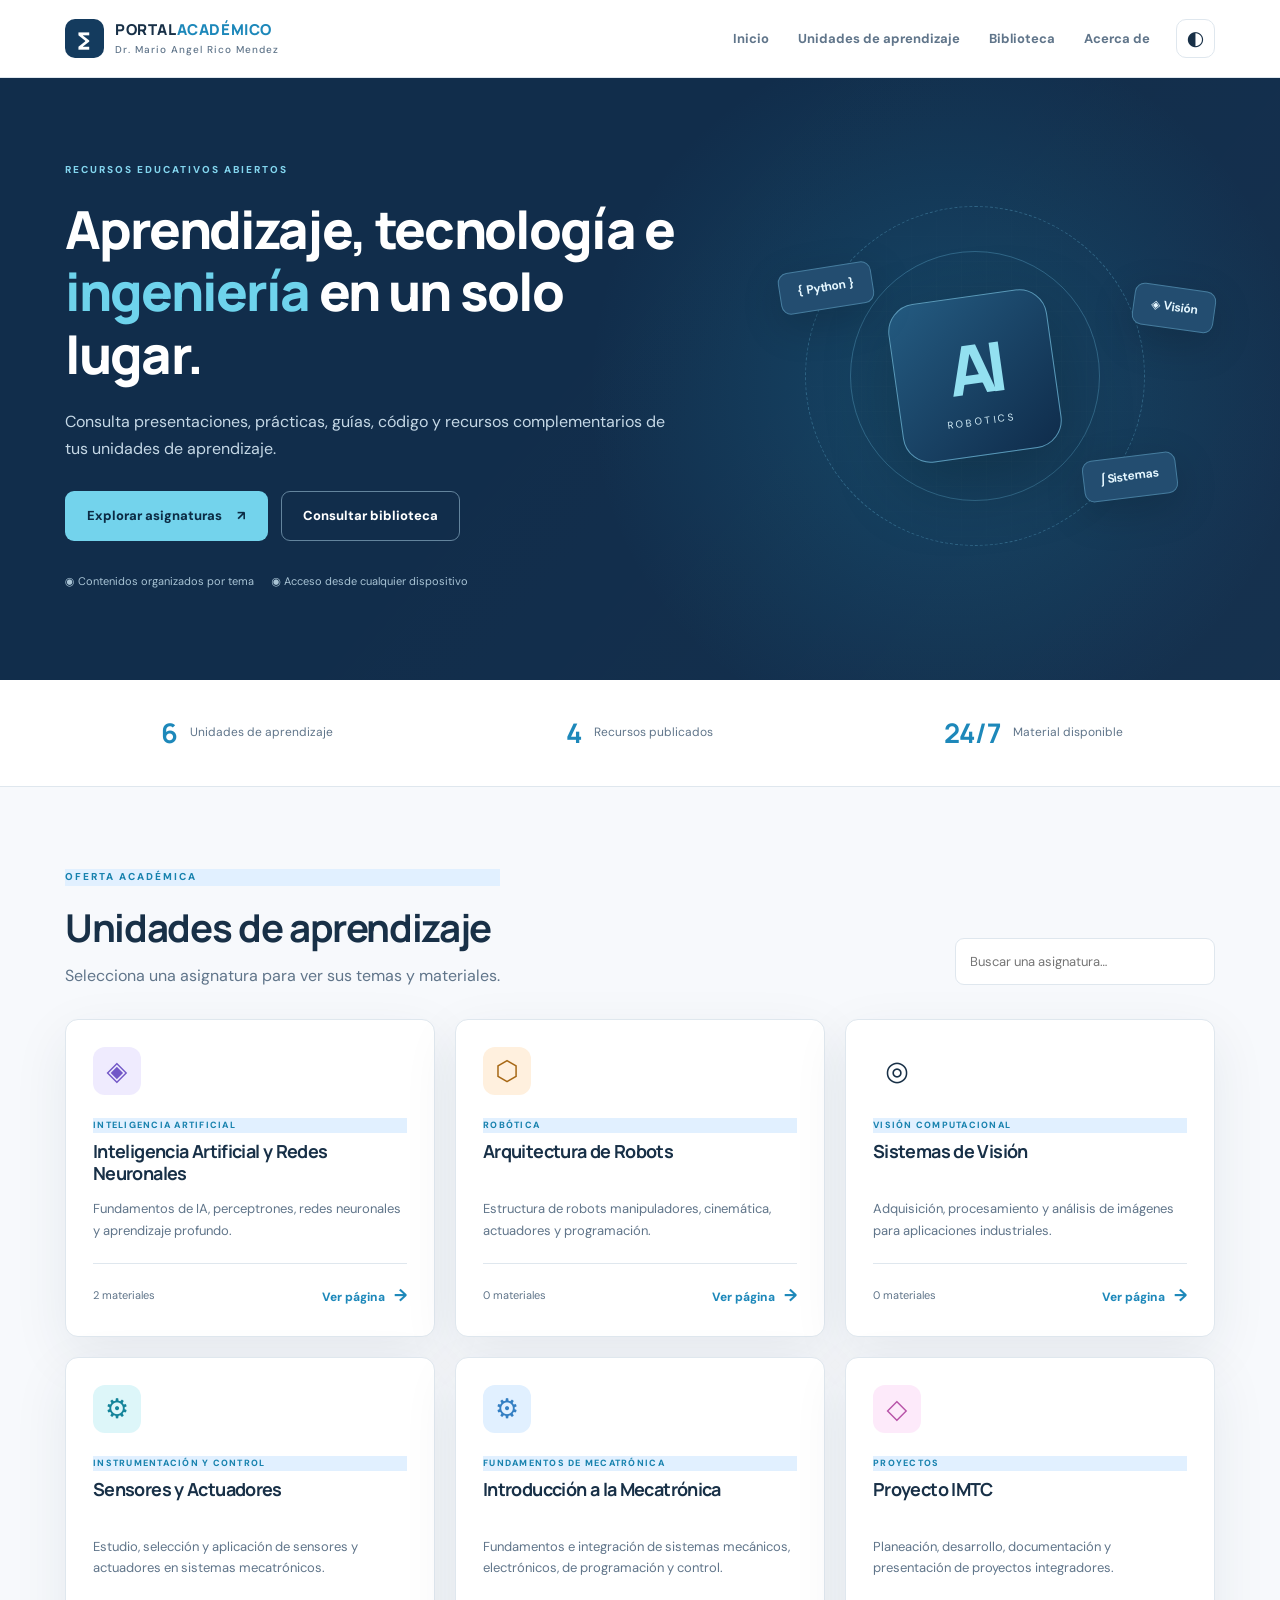
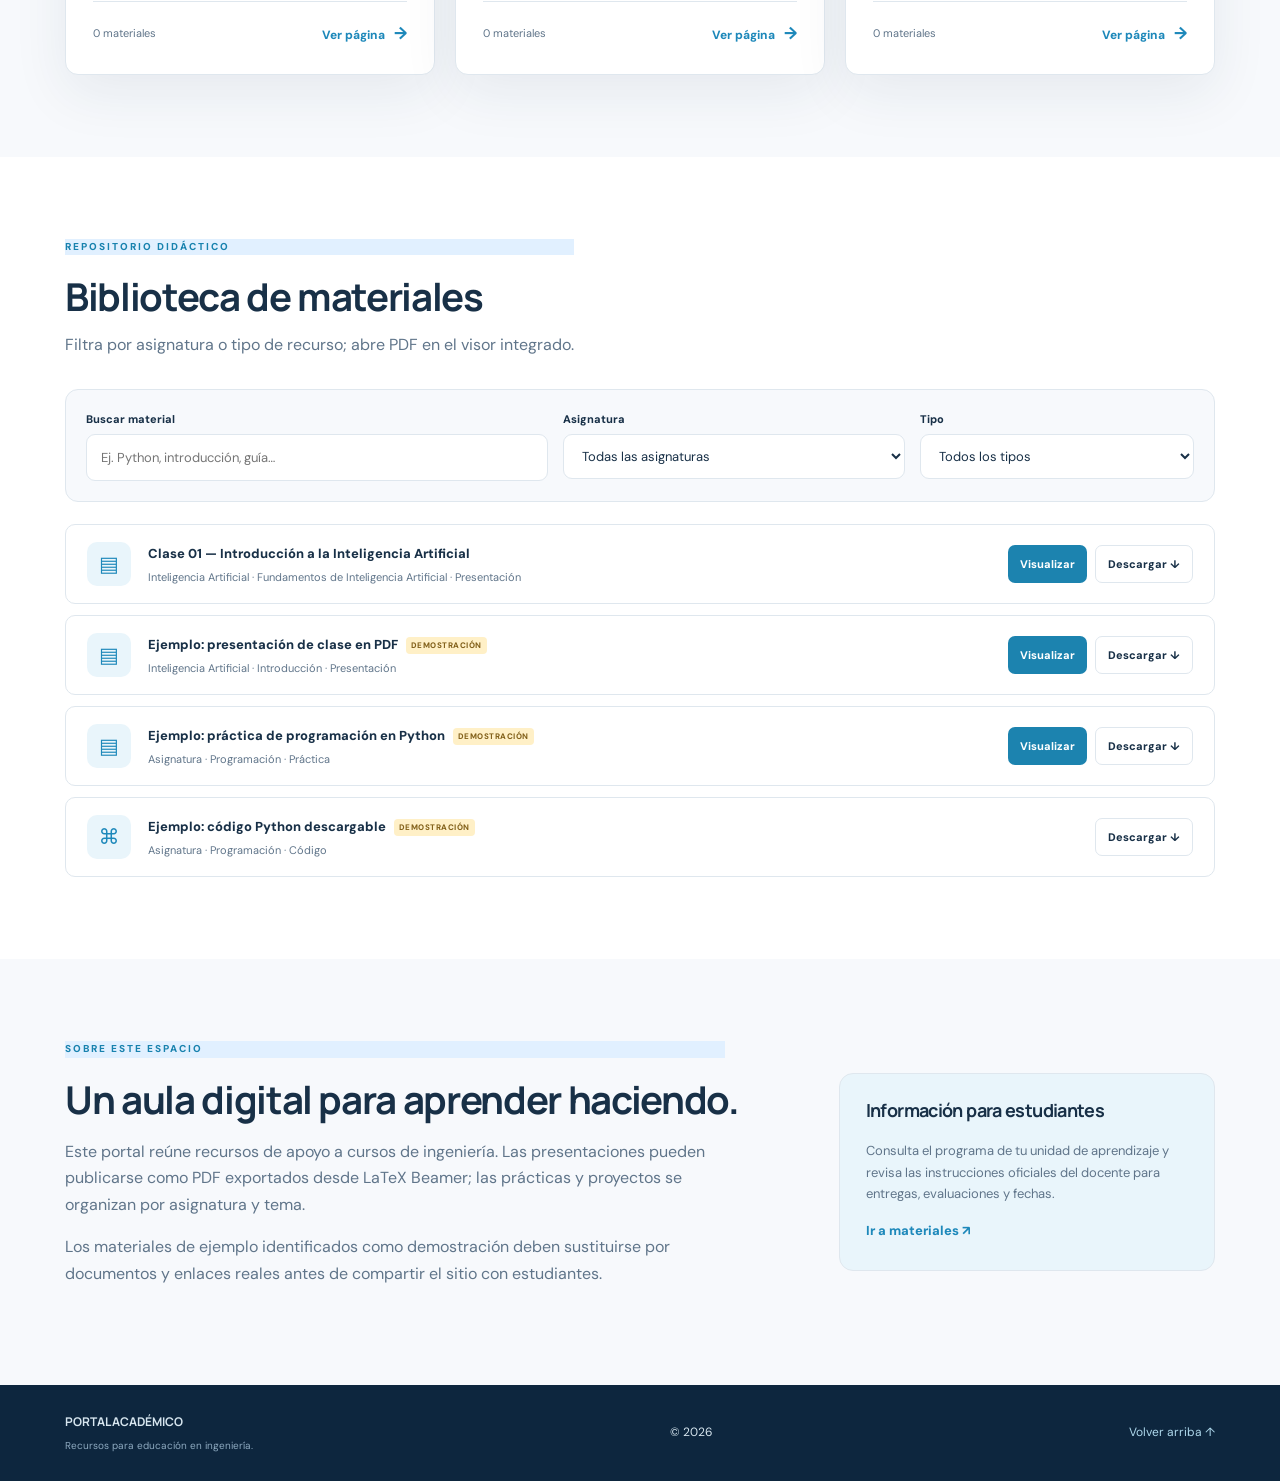
<file: index.html>
<!doctype html>
<html lang="es">
<head>
  <meta charset="utf-8" />
  <meta name="viewport" content="width=device-width,initial-scale=1" />
  <meta name="description" content="Portal académico de unidades de aprendizaje, presentaciones, prácticas, código y recursos para estudiantes de ingeniería." />
  <meta name="theme-color" content="#112d4b" />
  <title>Portal Académico | Mecatrónica e Inteligencia Artificial</title>
  <style>
@import url('https://fonts.googleapis.com/css2?family=DM+Sans:wght@400;500;600;700&family=Manrope:wght@400;500;600;700;800&display=swap');
:root{color-scheme:light;--bg:#f7f9fc;--surface:#fff;--text:#183047;--muted:#60758a;--line:#dfe7ee;--navy:#112d4b;--accent:#1d88ba;--light:#e9f5fb;--shadow:0 18px 55px rgba(22,51,78,.08)}
:root[data-theme=dark]{color-scheme:dark;--bg:#0a1623;--surface:#122437;--text:#e9f1f9;--muted:#a3b6c9;--line:#294055;--navy:#0c2034;--light:#193a50;--shadow:0 18px 55px rgba(0,0,0,.22)}
*{box-sizing:border-box}html{scroll-behavior:smooth;scroll-padding-top:86px}body{margin:0;background:var(--bg);color:var(--text);font-family:'DM Sans',system-ui,sans-serif;line-height:1.65}h1,h2,h3,strong,.brand{font-family:Manrope,system-ui,sans-serif}h1,h2,h3{line-height:1.2;letter-spacing:-.035em}a{color:inherit}button,input,select{font:inherit}button{cursor:pointer}button:focus-visible,a:focus-visible,input:focus-visible,select:focus-visible{outline:3px solid #ffba57;outline-offset:3px}::selection{background:#bce4f7;color:#112d4b}.container{width:min(1150px,calc(100% - 44px));margin-inline:auto}.visually-hidden{position:absolute;clip:rect(0,0,0,0);width:1px;height:1px;overflow:hidden;white-space:nowrap}.skip{position:absolute;left:-999px;top:0;background:#fff;color:#111;padding:10px;z-index:100}.skip:focus{left:10px}.topbar{height:78px;position:sticky;top:0;z-index:30;background:var(--surface);border-bottom:1px solid var(--line)}.topbar-inner{height:100%;display:flex;align-items:center;gap:26px}.brand{text-decoration:none;display:flex;gap:11px;align-items:center;color:var(--text);font-weight:800;font-size:15px;letter-spacing:.04em;line-height:1.15;white-space:nowrap}.brand-accent{color:var(--accent)}.brand small{display:block;font:500 10px 'DM Sans',sans-serif;color:var(--muted);letter-spacing:.10em;margin-top:5px}.brand-mark{display:grid;place-items:center;width:39px;height:39px;border-radius:10px;background:#143b5e;color:white;font-size:24px}.topbar nav{display:flex;gap:29px;margin-left:auto}.topbar nav a{font-size:13px;font-weight:700;text-decoration:none;color:var(--muted)}.topbar nav a:hover{color:var(--accent)}.icon-btn{background:transparent;border:1px solid var(--line);border-radius:10px;width:39px;height:39px;color:var(--text);font-size:20px}.menu-toggle{display:none}.hero{overflow:hidden;background:#112d4b;color:#fff;padding:84px 0 90px;position:relative}.hero:before{content:'';position:absolute;inset:0;background:radial-gradient(circle at 74% 52%,rgba(34,155,195,.23),transparent 36%),linear-gradient(130deg,transparent 40%,rgba(255,255,255,.02))}.hero-grid{position:relative;display:grid;grid-template-columns:1.14fr .86fr;align-items:center;gap:35px}.eyebrow{font-size:10px;letter-spacing:.2em;font-weight:800;color:#83d5ee;margin:0 0 19px}.eyebrow.blue{color:#1882ae}.hero h1{font-size:clamp(36px,4.1vw,58px);max-width:690px;margin:0 0 23px;font-weight:800}.hero h1 em{font-style:normal;color:#6ed3ec}.hero-lead{max-width:600px;color:#c5d8e6;font-size:16px;margin:0 0 29px}.hero-actions{display:flex;gap:13px;flex-wrap:wrap}.button{display:inline-flex;justify-content:center;align-items:center;gap:15px;text-decoration:none;border-radius:9px;font-size:13px;font-weight:800;padding:13px 21px;border:1px solid transparent}.button.primary{color:#0c2b44;background:#73d3ec}.button.primary:hover{background:#9ae5f4}.button.outline{color:inherit;background:transparent;border-color:#63849d}.hero-meta{margin-top:31px;display:flex;flex-wrap:wrap;gap:18px;color:#a9c4d5;font-size:11px}.hero-visual{height:330px;position:relative;display:grid;place-items:center}.orbit{position:absolute;border-radius:50%;border:1px solid rgba(118,209,242,.28)}.orbit-1{width:250px;height:250px}.orbit-2{width:340px;height:340px;border-style:dashed;animation:rotate 55s linear infinite}.core{z-index:2;width:160px;height:160px;border-radius:28px;transform:rotate(-8deg);background:linear-gradient(140deg,#245b81,#0f2c4b);border:1px solid #5998b8;box-shadow:0 25px 70px rgba(0,0,0,.25);display:flex;flex-direction:column;justify-content:center;align-items:center}.core span{font:800 68px Manrope;color:#93e0f0;letter-spacing:-.1em}.core small{font-size:10px;letter-spacing:.25em;color:#d3edf8}.float-chip{position:absolute;padding:10px 17px;border-radius:10px;background:#234d70;border:1px solid #467d9f;color:#e5f7ff;font-size:12px;font-weight:700;z-index:3;box-shadow:0 12px 40px rgba(0,0,0,.17)}.chip-a{left:9%;top:17%;transform:rotate(-9deg)}.chip-b{right:0;top:23%;transform:rotate(8deg)}.chip-c{right:8%;bottom:13%;transform:rotate(-7deg)}.grid-lines{position:absolute;inset:0;background-image:linear-gradient(#ffffff06 1px,transparent 1px),linear-gradient(90deg,#ffffff06 1px,transparent 1px);background-size:25px 25px;mask-image:radial-gradient(circle,black,transparent 75%)}@keyframes rotate{to{transform:rotate(360deg)}}.section{padding:82px 0}.stats-strip{padding:31px 0;background:var(--surface);border-bottom:1px solid var(--line)}.stats-grid{display:grid;grid-template-columns:repeat(3,1fr);gap:30px;text-align:center}.stats-grid div{display:flex;align-items:center;justify-content:center;gap:12px}.stats-grid strong{font-size:27px;color:var(--accent)}.stats-grid span{font-size:12px;color:var(--muted)}.section-head{display:flex;justify-content:space-between;align-items:end;gap:30px;margin-bottom:30px}.section-head h2,.about h2{font-size:clamp(28px,3vw,39px);margin:0 0 12px}.section-head p:not(.eyebrow){color:var(--muted);margin:0}.controls{margin-bottom:4px}.search,select{width:100%;border:1px solid var(--line);background:var(--surface);border-radius:9px;padding:12px 14px;color:var(--text);font-size:13px}.controls .search{width:260px}.course-grid{display:grid;grid-template-columns:repeat(3,minmax(0,1fr));gap:20px}.course-card{display:flex;flex-direction:column;padding:27px;border-radius:13px;background:var(--surface);border:1px solid var(--line);box-shadow:var(--shadow);transition:transform .2s,border-color .2s}.course-card:hover{transform:translateY(-4px);border-color:#8bc8df}.course-icon{width:48px;height:48px;display:grid;place-items:center;border-radius:12px;font-size:27px;margin-bottom:23px}.purple{background:#efebfe;color:#7257c7}.cyan{background:#ddf6f9;color:#14849a}.orange{background:#fff0de;color:#a76815}.green{background:#e2f7e8;color:#2b8e58}.blue{background:#e1f0ff;color:#347fc3}.pink{background:#fdeafa;color:#b752a7}.course-card .eyebrow{font-size:9px;margin-bottom:8px;letter-spacing:.14em}.course-card h3{font-size:18px;min-height:45px;margin:0 0 12px}.course-card>p:not(.eyebrow){font-size:13px;color:var(--muted);margin:0 0 22px;flex:1}.card-bottom{display:flex;justify-content:space-between;align-items:center;border-top:1px solid var(--line);padding-top:17px;gap:10px}.card-bottom>span{font-size:11px;color:var(--muted)}.card-link{background:none;border:0;color:var(--accent);font-size:12px;font-weight:800;text-decoration:none}.card-link span{font-size:17px;padding-left:6px}.library{background:var(--surface)}.filter-panel{display:grid;grid-template-columns:1.35fr 1fr .8fr;gap:15px;background:var(--bg);border:1px solid var(--line);border-radius:13px;padding:20px;margin-bottom:22px}.filter-panel label span{display:block;font-size:11px;font-weight:800;margin-bottom:6px}.resource-list,.dialog-resources{display:grid;gap:11px}.resource-item{display:flex;align-items:center;gap:17px;padding:17px 21px;background:var(--surface);border:1px solid var(--line);border-radius:10px}.file-icon{width:44px;height:44px;background:var(--light);color:var(--accent);border-radius:10px;display:grid;place-items:center;font-size:21px;flex-shrink:0}.resource-info{flex:1;min-width:0}.resource-title{font-weight:800;font-size:13px}.resource-info p{font-size:11px;color:var(--muted);margin:3px 0 0}.demo{display:inline-block;font-size:8px;letter-spacing:.06em;color:#82601a;background:#fff0c7;border-radius:4px;padding:2px 5px;margin-left:8px;vertical-align:middle}.resource-actions{display:flex;gap:8px;flex-wrap:wrap}.small-btn{white-space:nowrap;border:none;background:#1c83af;color:white;padding:9px 12px;text-decoration:none;border-radius:7px;font-size:11px;font-weight:800}.small-btn.outlined{color:var(--text);background:transparent;border:1px solid var(--line)}.empty{padding:25px;text-align:center;color:var(--muted)}.about-grid{display:grid;grid-template-columns:1.3fr .7fr;gap:75px;align-items:center}.about-grid p{color:var(--muted);max-width:660px}.notice{padding:26px;background:var(--light);border-radius:14px;border:1px solid var(--line)}.notice h3{font-size:18px;margin-top:0}.notice p{font-size:13px}.text-link{font-weight:800;font-size:13px;color:var(--accent);text-decoration:none}.footer{background:#0d263e;color:#d7e6ef;padding:27px 0}.footer-inner{display:flex;align-items:center;justify-content:space-between;gap:25px;font-size:12px}.footer small{display:block;color:#8eaac0;margin-top:5px}.footer a{color:#aed8ec;text-decoration:none}.dialog,.viewer-dialog{background:var(--surface);color:var(--text);border:1px solid var(--line);box-shadow:0 25px 80px #0004;border-radius:14px;max-height:90vh}.dialog{width:min(730px,94vw);padding:28px;overflow:auto}.dialog::backdrop,.viewer-dialog::backdrop{background:rgba(5,18,31,.7)}.dialog-top{display:flex;align-items:flex-start;justify-content:space-between;gap:15px}.dialog h2{font-size:25px;margin:0 0 12px}.dialog>p{color:var(--muted)}.dialog h3{font-size:15px;margin-top:25px}.topics{display:grid;gap:6px;font-size:13px;color:var(--muted)}.dialog .resource-item{padding:12px}.dialog-actions{display:flex;justify-content:flex-end;margin-top:25px}.dialog-actions .outline{color:var(--text);border-color:var(--line)}.muted{color:var(--muted)}.viewer-dialog{width:min(1100px,96vw);max-width:none;height:88vh;padding:0;overflow:hidden}.viewer-head{display:flex;align-items:center;justify-content:space-between;gap:10px;padding:12px 17px;border-bottom:1px solid var(--line)}.viewer-head strong{font-size:13px;white-space:nowrap;overflow:hidden;text-overflow:ellipsis}.viewer-head>div{display:flex;align-items:center;gap:15px}.viewer-head a{font-size:11px;color:var(--accent);white-space:nowrap}#pdf-frame{width:100%;height:calc(100% - 66px);border:0;background:#f2f4f7}@media(max-width:900px){.hero-grid{grid-template-columns:1fr}.hero-visual{height:250px}.orbit-1{width:180px;height:180px}.orbit-2{width:230px;height:230px}.core{height:120px;width:120px}.core span{font-size:48px}.chip-a{left:25%}.chip-b{right:18%}.chip-c{right:25%}.course-grid{grid-template-columns:repeat(2,minmax(0,1fr))}.about-grid{gap:30px}.topbar nav{gap:15px}}@media(max-width:680px){.container{width:min(100% - 30px,1150px)}.topbar{height:68px}.topbar-inner{gap:12px}.brand{font-size:12px}.brand small{font-size:8px}.brand-mark{width:34px;height:34px}.topbar nav{position:absolute;left:0;right:0;top:68px;background:var(--surface);border-bottom:1px solid var(--line);padding:20px;display:none;flex-direction:column;gap:16px}.topbar nav.open{display:flex}.menu-toggle{display:block;margin-left:auto}.hero{padding:58px 0 50px}.hero h1{font-size:36px}.hero-visual{display:none}.hero-meta{flex-direction:column;gap:5px}.stats-grid{grid-template-columns:1fr;gap:12px}.stats-grid div{justify-content:flex-start}.section{padding:55px 0}.section-head{align-items:stretch;flex-direction:column;gap:18px}.controls .search{width:100%}.course-grid{grid-template-columns:1fr}.course-card h3{min-height:auto}.filter-panel{grid-template-columns:1fr}.resource-item{align-items:flex-start;flex-wrap:wrap;padding:15px}.resource-actions{width:100%;justify-content:flex-start;padding-left:61px}.about-grid{grid-template-columns:1fr}.footer-inner{align-items:flex-start;flex-direction:column}.viewer-head a{display:none}.viewer-dialog{height:92vh}.dialog{padding:20px}}@media(prefers-reduced-motion:reduce){*,*::before,*::after{scroll-behavior:auto!important;animation:none!important;transition:none!important}}

</style>
  
  
</head>
<body>
  <a class="skip" href="#contenido">Saltar al contenido</a>
  <header class="topbar">
    <div class="container topbar-inner">
      <a href="#inicio" class="brand" aria-label="Ir al inicio"><span class="brand-mark">∑</span><span>PORTAL<span class="brand-accent">ACADÉMICO</span><small>Dr. Mario Angel Rico Mendez</small></span></a>
      <button id="menu-toggle" class="icon-btn menu-toggle" aria-expanded="false" aria-controls="nav" aria-label="Abrir menú">☰</button>
      <nav id="nav" aria-label="Navegación principal">
        <a href="#inicio" data-nav="inicio">Inicio</a>
        <a href="#asignaturas" data-nav="asignaturas">Unidades de aprendizaje</a>
        <a href="#materiales" data-nav="materiales">Biblioteca</a>
        <a href="#acerca" data-nav="acerca">Acerca de</a>
      </nav>
      <button id="theme-toggle" class="icon-btn theme-btn" aria-label="Cambiar tema" title="Cambiar tema">◐</button>
    </div>
  </header>

  <main id="contenido">
    <section class="hero" id="inicio">
      <div class="container hero-grid">
        <div><p class="eyebrow">RECURSOS EDUCATIVOS ABIERTOS</p><h1>Aprendizaje, tecnología e <em>ingeniería</em> en un solo lugar.</h1><p class="hero-lead">Consulta presentaciones, prácticas, guías, código y recursos complementarios de tus unidades de aprendizaje.</p><div class="hero-actions"><a class="button primary" href="#asignaturas">Explorar asignaturas <span aria-hidden="true">↗</span></a><a class="button outline" href="#materiales">Consultar biblioteca</a></div><div class="hero-meta"><span>◉ Contenidos organizados por tema</span><span>◉ Acceso desde cualquier dispositivo</span></div></div>
        <div class="hero-visual" aria-hidden="true"><div class="orbit orbit-1"></div><div class="orbit orbit-2"></div><div class="core"><span>AI</span><small>ROBOTICS</small></div><div class="float-chip chip-a">{ Python }</div><div class="float-chip chip-b">◈ Visión</div><div class="float-chip chip-c">∫ Sistemas</div><div class="grid-lines"></div></div>
      </div>
    </section>

    <section class="section stats-strip" aria-label="Resumen del portal"><div class="container stats-grid"><div><strong id="count-courses">0</strong><span>Unidades de aprendizaje</span></div><div><strong id="count-resources">0</strong><span>Recursos publicados</span></div><div><strong>24/7</strong><span>Material disponible</span></div></div></section>

    <section class="section" id="asignaturas"><div class="container"><div class="section-head"><div><p class="eyebrow blue">OFERTA ACADÉMICA</p><h2>Unidades de aprendizaje</h2><p>Selecciona una asignatura para ver sus temas y materiales.</p></div><div class="controls"><label class="visually-hidden" for="buscar-cursos">Buscar asignatura</label><input id="buscar-cursos" class="search" type="search" placeholder="Buscar una asignatura…" /></div></div><div id="course-grid" class="course-grid" aria-live="polite"></div><p id="course-empty" class="empty" hidden>No se encontraron unidades de aprendizaje.</p></div></section>

    <section class="section library" id="materiales"><div class="container"><div class="section-head"><div><p class="eyebrow blue">REPOSITORIO DIDÁCTICO</p><h2>Biblioteca de materiales</h2><p>Filtra por asignatura o tipo de recurso; abre PDF en el visor integrado.</p></div></div><div class="filter-panel"><label><span>Buscar material</span><input class="search" id="buscar-materiales" type="search" placeholder="Ej. Python, introducción, guía…" /></label><label><span>Asignatura</span><select id="filtrar-curso"></select></label><label><span>Tipo</span><select id="filtrar-tipo"><option value="todos">Todos los tipos</option><option value="presentacion">Presentaciones</option><option value="practica">Prácticas</option><option value="codigo">Código</option><option value="lectura">Lecturas</option><option value="video">Videos</option></select></label></div><div class="resource-list" id="resource-list" aria-live="polite"></div><p id="resource-empty" class="empty" hidden>No hay materiales que coincidan con los filtros.</p></div></section>

    <section class="section about" id="acerca"><div class="container about-grid"><div><p class="eyebrow blue">SOBRE ESTE ESPACIO</p><h2>Un aula digital para aprender haciendo.</h2><p>Este portal reúne recursos de apoyo a cursos de ingeniería. Las presentaciones pueden publicarse como PDF exportados desde LaTeX Beamer; las prácticas y proyectos se organizan por asignatura y tema.</p><p>Los materiales de ejemplo identificados como demostración deben sustituirse por documentos y enlaces reales antes de compartir el sitio con estudiantes.</p></div><aside class="notice"><h3>Información para estudiantes</h3><p>Consulta el programa de tu unidad de aprendizaje y revisa las instrucciones oficiales del docente para entregas, evaluaciones y fechas.</p><a class="text-link" href="#materiales">Ir a materiales ↗</a></aside></div></section>
  </main>

  <footer class="footer"><div class="container footer-inner"><div><strong>PORTAL ACADÉMICO</strong><small>Recursos para educación en ingeniería.</small></div><span id="current-year"></span><a href="#inicio">Volver arriba ↑</a></div></footer>

  <dialog id="course-dialog" class="dialog"><div class="dialog-top"><div><p class="eyebrow blue">UNIDAD DE APRENDIZAJE</p><h2 id="course-dialog-title"></h2></div><button class="icon-btn" data-close="course-dialog" aria-label="Cerrar">✕</button></div><p id="course-dialog-desc"></p><h3>Temario orientativo</h3><ol id="course-dialog-topics" class="topics"></ol><h3>Material disponible</h3><div id="course-dialog-resources" class="dialog-resources"></div><div class="dialog-actions"><button class="button outline" data-close="course-dialog">Cerrar</button></div></dialog>
  <dialog id="viewer-dialog" class="viewer-dialog"><div class="viewer-head"><strong id="viewer-title">Documento</strong><div><a id="viewer-open" target="_blank" rel="noopener noreferrer">Abrir en pestaña nueva ↗</a><button class="icon-btn" data-close="viewer-dialog" aria-label="Cerrar visor">✕</button></div></div><iframe id="pdf-frame" title="Visor de documento PDF" loading="lazy"></iframe></dialog>
<script>
/* EDITA ESTE ARCHIVO para agregar asignaturas y materiales.
   Los archivos locales se colocan en materiales/ y se enlazan con rutas relativas.
   No publiques información privada de estudiantes ni resultados académicos. */
window.PORTAL_DATA = {
  courses: [
    {id:'inteligencia-artificial',name:'Inteligencia Artificial y Redes Neuronales',short:'Inteligencia Artificial',category:'INTELIGENCIA ARTIFICIAL',icon:'◈',color:'purple',description:'Fundamentos de IA, perceptrones, redes neuronales y aprendizaje profundo.',topics:['Fundamentos y agentes inteligentes','Búsqueda y resolución de problemas','Perceptrón y redes multicapa','Entrenamiento y evaluación de modelos','Proyecto aplicado']},
    {id:'arquitectura-robots',name:'Arquitectura de Robots',short:'Arquitectura de Robots',category:'ROBÓTICA',icon:'⬡',color:'orange',description:'Estructura de robots manipuladores, cinemática, actuadores y programación.',topics:['Clasificación de robots','Arquitecturas mecánicas','Cinemática directa e inversa','Sensores y actuadores','Programación de manipuladores']},
    {id:'sistemas-vision',name:'Sistemas de Visión',short:'Sistemas de Visión',category:'VISIÓN COMPUTACIONAL',icon:'◎',color:'red',description:'Adquisición, procesamiento y análisis de imágenes para aplicaciones industriales.',topics:['Formación y adquisición de imágenes','Filtrado espacial y frecuencial','Segmentación y morfología','Características y detección','Aplicaciones de inspección']},
    {id:'sensores-actuadores',name:'Sensores y Actuadores',short:'Sensores y Actuadores',category:'INSTRUMENTACIÓN Y CONTROL',icon:'⚙',color:'cyan',description:'Estudio, selección y aplicación de sensores y actuadores en sistemas mecatrónicos.',topics:['Introducción a sensores y actuadores','Características estáticas y dinámicas','Sensores de posición y proximidad','Sensores de temperatura, presión y fuerza','Acondicionamiento de señales','Actuadores eléctricos, neumáticos e hidráulicos','Integración y control de sistemas']},
    {id:'introduccion-mecatronica',name:'Introducción a la Mecatrónica',short:'Introducción a la Mecatrónica',category:'FUNDAMENTOS DE MECATRÓNICA',icon:'⚙',color:'blue',description:'Fundamentos e integración de sistemas mecánicos, electrónicos, de programación y control.',topics:['Fundamentos e historia de la mecatrónica','Campos de aplicación','Sistemas mecánicos y electrónicos','Sensores y actuadores','Programación y control','Robótica y automatización','Integración y proyecto mecatrónico']},
    {id:'proyecto-imtc',name:'Proyecto IMTC',short:'Proyecto IMTC',category:'PROYECTOS',icon:'◇',color:'pink',description:'Planeación, desarrollo, documentación y presentación de proyectos integradores.',topics:['Planteamiento del problema','Objetivos y requerimientos','Metodología y cronograma','Prototipado y pruebas','Informe técnico y presentación']}
  ],
  resources: [
    {id:'ia-introduccion-01',course:'inteligencia-artificial',title:'Clase 01 — Introducción a la Inteligencia Artificial',topic:'Fundamentos de Inteligencia Artificial',type:'presentacion',url:'materiales/ia/IA_clase_1_Introduccion_IA.pdf',date:'',demo:false},
    {id:'ejemplo-beamer',course:'inteligencia-artificial',title:'Ejemplo: presentación de clase en PDF',topic:'Introducción',type:'presentacion',url:'materiales/ejemplos/presentacion-ejemplo.pdf',date:'',demo:true},
    {id:'guia-python',course:'mecatronica-computacional',title:'Ejemplo: práctica de programación en Python',topic:'Programación',type:'practica',url:'materiales/ejemplos/practica-ejemplo.pdf',date:'',demo:true},
    {id:'script-python',course:'mecatronica-computacional',title:'Ejemplo: código Python descargable',topic:'Programación',type:'codigo',url:'materiales/ejemplos/programa-ejemplo.py',date:'',demo:true}
  ]
};

</script>
<script>
(() => {
  'use strict';
  const {courses,resources} = window.PORTAL_DATA;
  const $ = sel => document.querySelector(sel);
  const escapeHTML = s => String(s ?? '').replace(/[&<>"']/g,c=>({'&':'&amp;','<':'&lt;','>':'&gt;','"':'&quot;',"'":'&#39;'}[c]));
  const norm = s => String(s??'').normalize('NFD').replace(/[\u0300-\u036f]/g,'').toLowerCase();
  const typeLabels = {presentacion:'Presentación',practica:'Práctica',codigo:'Código',lectura:'Lectura',video:'Video'};
  const courseName = id => courses.find(c=>c.id===id)?.short || 'Asignatura';
  const safeURL = u => { const value=String(u || '').trim(); return /^(https:\/\/|http:\/\/|\.\.?\/|[\wáéíóúñÁÉÍÓÚÑ-])/.test(value) && !/^(javascript|data):/i.test(value) ? value : '#'; };

  function renderCourses(){
    const q=norm($('#buscar-cursos').value);
    const items=courses.filter(c=>norm([c.name,c.description,c.category].join(' ')).includes(q));
    $('#course-grid').innerHTML=items.map(c=>`<article class="course-card"><div class="course-icon ${escapeHTML(c.color)}" aria-hidden="true">${escapeHTML(c.icon)}</div><p class="eyebrow blue">${escapeHTML(c.category)}</p><h3>${escapeHTML(c.name)}</h3><p>${escapeHTML(c.description)}</p><div class="card-bottom"><span>${resources.filter(r=>r.course===c.id).length} materiales</span><a class="card-link" href="cursos/${escapeHTML(c.id)}.html">Ver página <span aria-hidden="true">→</span></a></div></article>`).join('');
    $('#course-empty').hidden=items.length>0;
  }
  function resourceCard(r){
    const url=safeURL(r.url);
    const isPDF=/\.pdf(?:[?#]|$)/i.test(url);
    return `<article class="resource-item"><span class="file-icon" aria-hidden="true">${r.type==='codigo'?'⌘':r.type==='video'?'▶':'▤'}</span><div class="resource-info"><div class="resource-title">${escapeHTML(r.title)}${r.demo?'<span class="demo">DEMOSTRACIÓN</span>':''}</div><p>${escapeHTML(courseName(r.course))} · ${escapeHTML(r.topic)} · ${escapeHTML(typeLabels[r.type]||r.type)}</p></div><div class="resource-actions">${isPDF?`<button class="small-btn" data-view="${escapeHTML(r.id)}">Visualizar</button>`:''}<a class="small-btn outlined" href="${escapeHTML(url)}" ${/^https?:/.test(url)?'target="_blank" rel="noopener noreferrer"':''} ${!/^https?:/.test(url)?'download':''}>${/^https?:/.test(url)?'Abrir ↗':'Descargar ↓'}</a></div></article>`;
  }
  function renderResources(){
    const query=norm($('#buscar-materiales').value),course=$('#filtrar-curso').value,type=$('#filtrar-tipo').value;
    const filtered=resources.filter(r=>(course==='todos'||r.course===course)&&(type==='todos'||r.type===type)&&norm([r.title,r.topic,courseName(r.course),r.type].join(' ')).includes(query));
    $('#resource-list').innerHTML=filtered.map(resourceCard).join('');
    $('#resource-empty').hidden=filtered.length>0;
  }
  function openCourse(id){
    const c=courses.find(x=>x.id===id); if(!c)return;
    $('#course-dialog-title').textContent=c.name;
    $('#course-dialog-desc').textContent=c.description;
    $('#course-dialog-topics').innerHTML=c.topics.map(t=>`<li>${escapeHTML(t)}</li>`).join('');
    const items=resources.filter(r=>r.course===id);
    $('#course-dialog-resources').innerHTML=items.length?items.map(resourceCard).join(''):'<p class="muted">Los materiales de esta asignatura se agregarán próximamente.</p>';
    $('#course-dialog').showModal();
  }
  function openViewer(id){
    const r=resources.find(x=>x.id===id);if(!r||!/\.pdf(?:[?#]|$)/i.test(r.url))return;
    $('#viewer-title').textContent=r.title;
    $('#pdf-frame').src=safeURL(r.url);
    $('#viewer-open').href=safeURL(r.url);
    $('#viewer-dialog').showModal();
  }
  document.addEventListener('click',e=>{
    const c=e.target.closest('[data-course]');if(c)openCourse(c.dataset.course);
    const v=e.target.closest('[data-view]');if(v)openViewer(v.dataset.view);
    const close=e.target.closest('[data-close]');if(close)$('#'+close.dataset.close)?.close();
    if(e.target.closest('#nav a')) {$('#nav').classList.remove('open');$('#menu-toggle').setAttribute('aria-expanded','false');}
  });
  ['#course-dialog','#viewer-dialog'].forEach(sel=>$(sel).addEventListener('click',e=>{if(e.target===e.currentTarget)e.currentTarget.close();}));
  $('#viewer-dialog').addEventListener('close',()=>$('#pdf-frame').removeAttribute('src'));
  $('#buscar-cursos').addEventListener('input',renderCourses);
  $('#buscar-materiales').addEventListener('input',renderResources);
  $('#filtrar-curso').addEventListener('change',renderResources);
  $('#filtrar-tipo').addEventListener('change',renderResources);
  $('#filtrar-curso').innerHTML='<option value="todos">Todas las asignaturas</option>'+courses.map(c=>`<option value="${escapeHTML(c.id)}">${escapeHTML(c.short)}</option>`).join('');
  $('#count-courses').textContent=courses.length;
  $('#count-resources').textContent=resources.length;
  $('#current-year').textContent='© '+new Date().getFullYear();
  $('#menu-toggle').addEventListener('click',()=>{const open=$('#nav').classList.toggle('open');$('#menu-toggle').setAttribute('aria-expanded',String(open));});
  const setTheme = dark => {document.documentElement.dataset.theme=dark?'dark':'light';$('#theme-toggle').textContent=dark?'☀':'◐';$('#theme-toggle').setAttribute('aria-label',dark?'Activar modo claro':'Activar modo oscuro');};
  let dark=false;try{dark=localStorage.getItem('portal-theme')==='dark';}catch(_){} setTheme(dark);
  $('#theme-toggle').addEventListener('click',()=>{dark=!dark;setTheme(dark);try{localStorage.setItem('portal-theme',dark?'dark':'light');}catch(_){}});
  renderCourses();renderResources();
})();

</script>
</body>
</html>
</file>
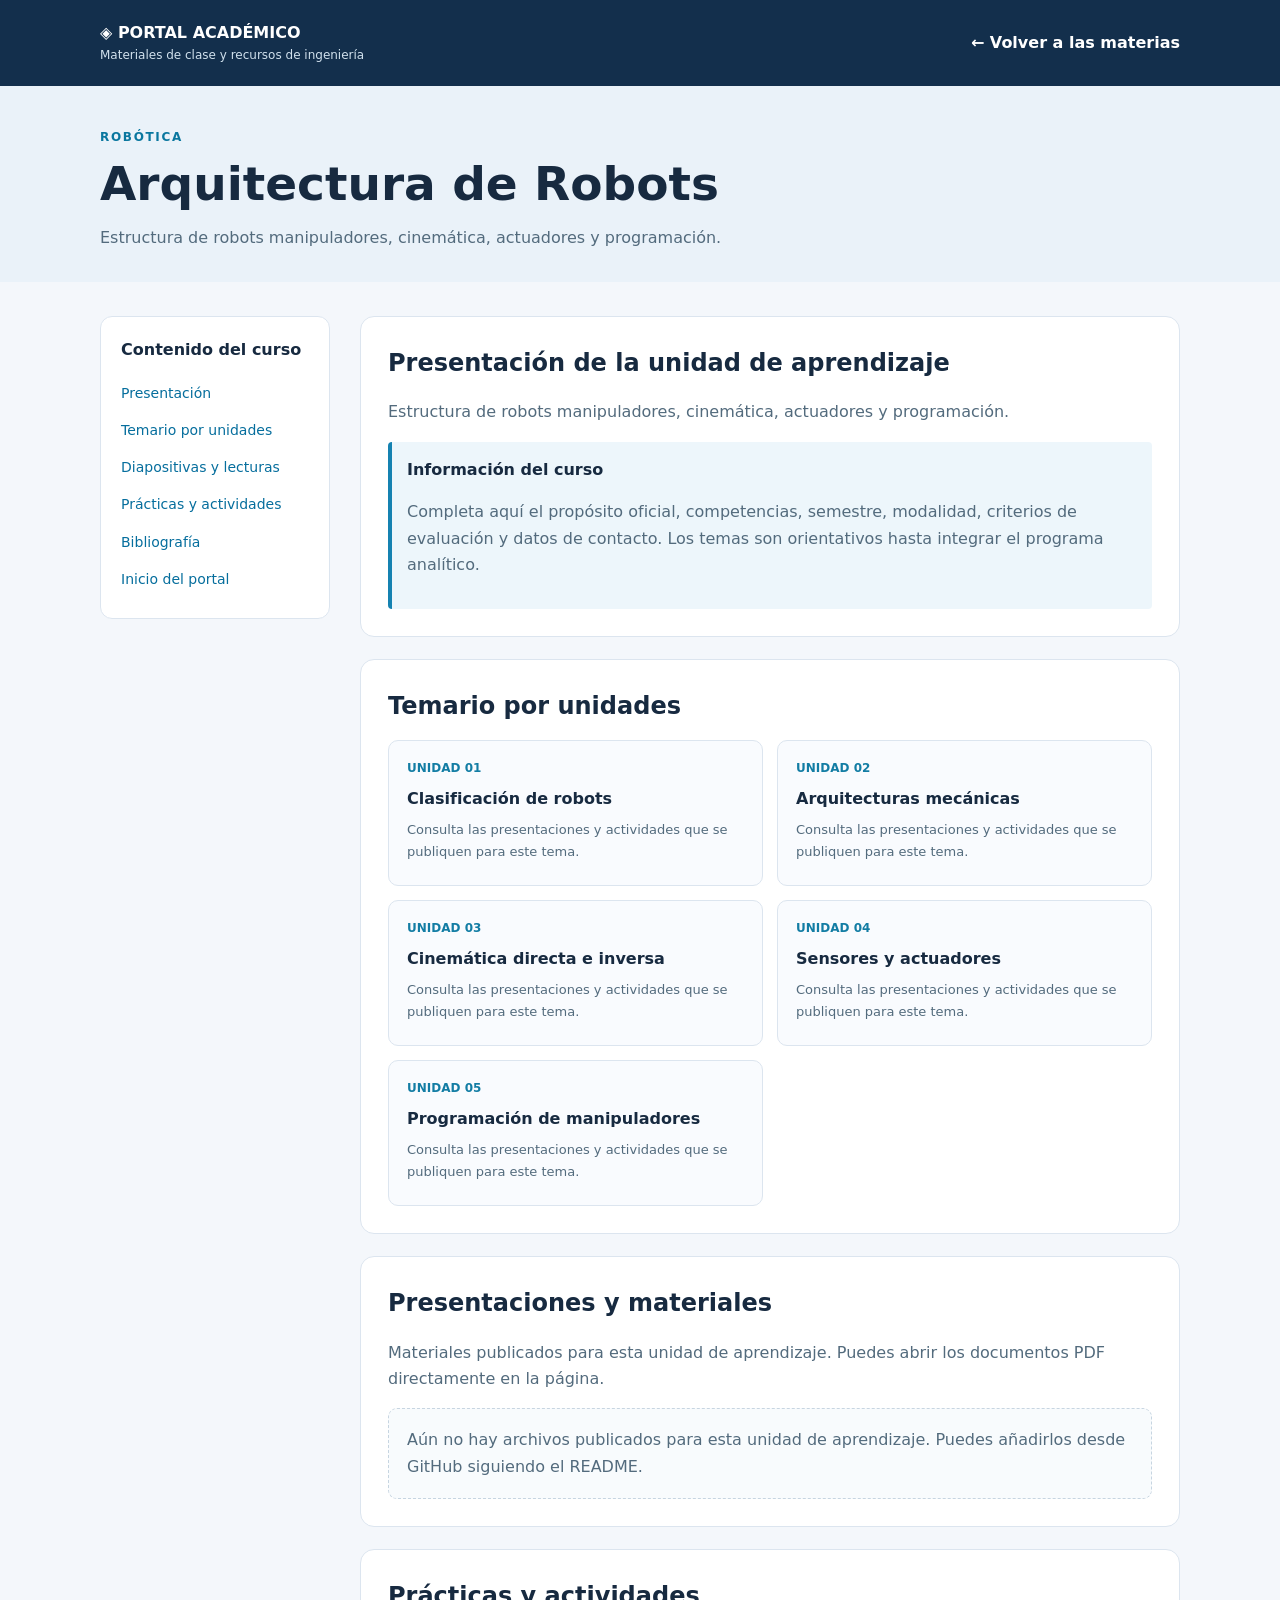
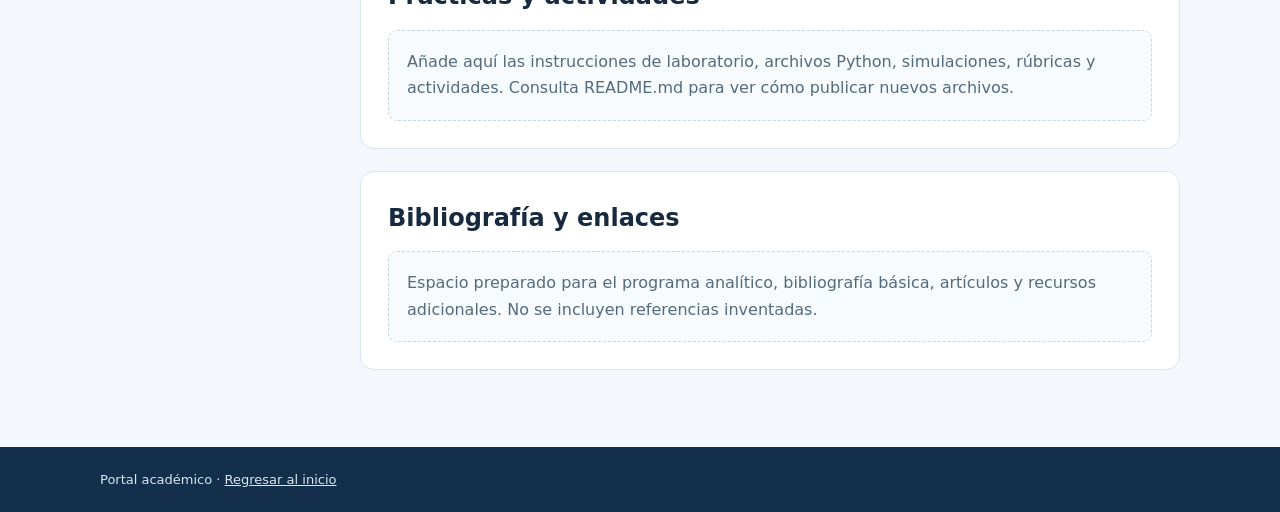
<file: cursos/arquitectura-robots.html>
<!doctype html><html lang="es"><head><meta charset="UTF-8"><meta name="viewport" content="width=device-width,initial-scale=1"><meta name="description" content="Estructura de robots manipuladores, cinemática, actuadores y programación."><title>Arquitectura de Robots | Portal académico</title><link rel="stylesheet" href="estilos-curso.css"></head>
<body><header><div class="shell"><div><a href="../index.html">◈ PORTAL ACADÉMICO</a><small>Materiales de clase y recursos de ingeniería</small></div><a href="../index.html#asignaturas">← Volver a las materias</a></div></header>
<section class="hero"><div class="shell"><div class="eyebrow">ROBÓTICA</div><h1>Arquitectura de Robots</h1><p>Estructura de robots manipuladores, cinemática, actuadores y programación.</p></div></section>
<main class="shell layout"><nav class="side" aria-label="Secciones de la materia"><strong>Contenido del curso</strong><a href="#presentacion">Presentación</a><a href="#temario">Temario por unidades</a><a href="#diapositivas">Diapositivas y lecturas</a><a href="#practicas">Prácticas y actividades</a><a href="#bibliografia">Bibliografía</a><a href="../index.html">Inicio del portal</a></nav>
<div class="content"><section id="presentacion" class="section"><h2>Presentación de la unidad de aprendizaje</h2><p>Estructura de robots manipuladores, cinemática, actuadores y programación.</p><div class="note"><strong>Información del curso</strong><p>Completa aquí el propósito oficial, competencias, semestre, modalidad, criterios de evaluación y datos de contacto. Los temas son orientativos hasta integrar el programa analítico.</p></div></section>
<section id="temario" class="section"><h2>Temario por unidades</h2><div class="units"><article class="unit"><div class="number">UNIDAD 01</div><h3>Clasificación de robots</h3><p>Consulta las presentaciones y actividades que se publiquen para este tema.</p></article>
<article class="unit"><div class="number">UNIDAD 02</div><h3>Arquitecturas mecánicas</h3><p>Consulta las presentaciones y actividades que se publiquen para este tema.</p></article>
<article class="unit"><div class="number">UNIDAD 03</div><h3>Cinemática directa e inversa</h3><p>Consulta las presentaciones y actividades que se publiquen para este tema.</p></article>
<article class="unit"><div class="number">UNIDAD 04</div><h3>Sensores y actuadores</h3><p>Consulta las presentaciones y actividades que se publiquen para este tema.</p></article>
<article class="unit"><div class="number">UNIDAD 05</div><h3>Programación de manipuladores</h3><p>Consulta las presentaciones y actividades que se publiquen para este tema.</p></article></div></section>
<section id="diapositivas" class="section"><h2>Presentaciones y materiales</h2><p>Materiales publicados para esta unidad de aprendizaje. Puedes abrir los documentos PDF directamente en la página.</p><div class="empty">Aún no hay archivos publicados para esta unidad de aprendizaje. Puedes añadirlos desde GitHub siguiendo el README.</div><iframe id="visor-pdf" class="pdf-frame" title="Visor de diapositivas PDF" loading="lazy"></iframe></section>
<section id="practicas" class="section"><h2>Prácticas y actividades</h2><div class="empty">Añade aquí las instrucciones de laboratorio, archivos Python, simulaciones, rúbricas y actividades. Consulta README.md para ver cómo publicar nuevos archivos.</div></section>
<section id="bibliografia" class="section"><h2>Bibliografía y enlaces</h2><div class="empty">Espacio preparado para el programa analítico, bibliografía básica, artículos y recursos adicionales. No se incluyen referencias inventadas.</div></section></div></main><footer><div class="shell">Portal académico · <a href="../index.html" style="color:#d9e7f0">Regresar al inicio</a></div></footer><script src="curso.js"></script></body></html>
</file>
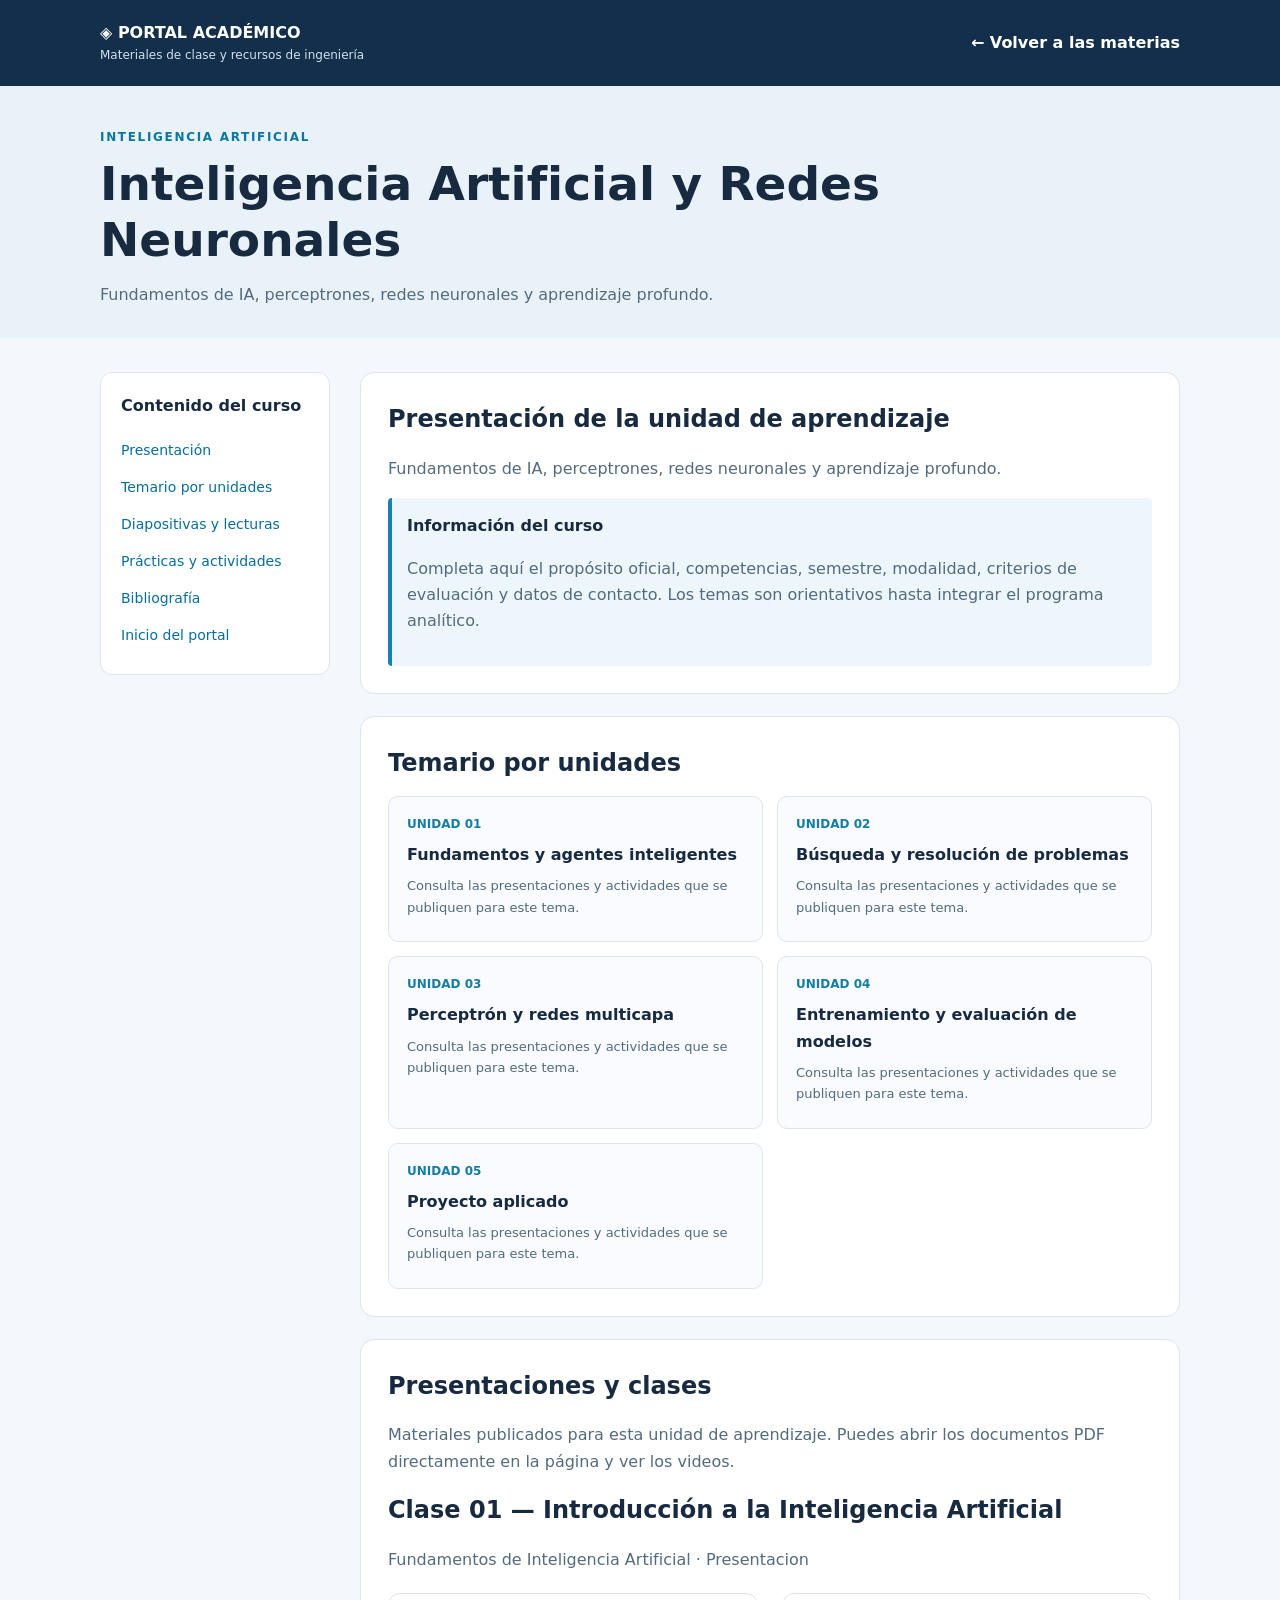
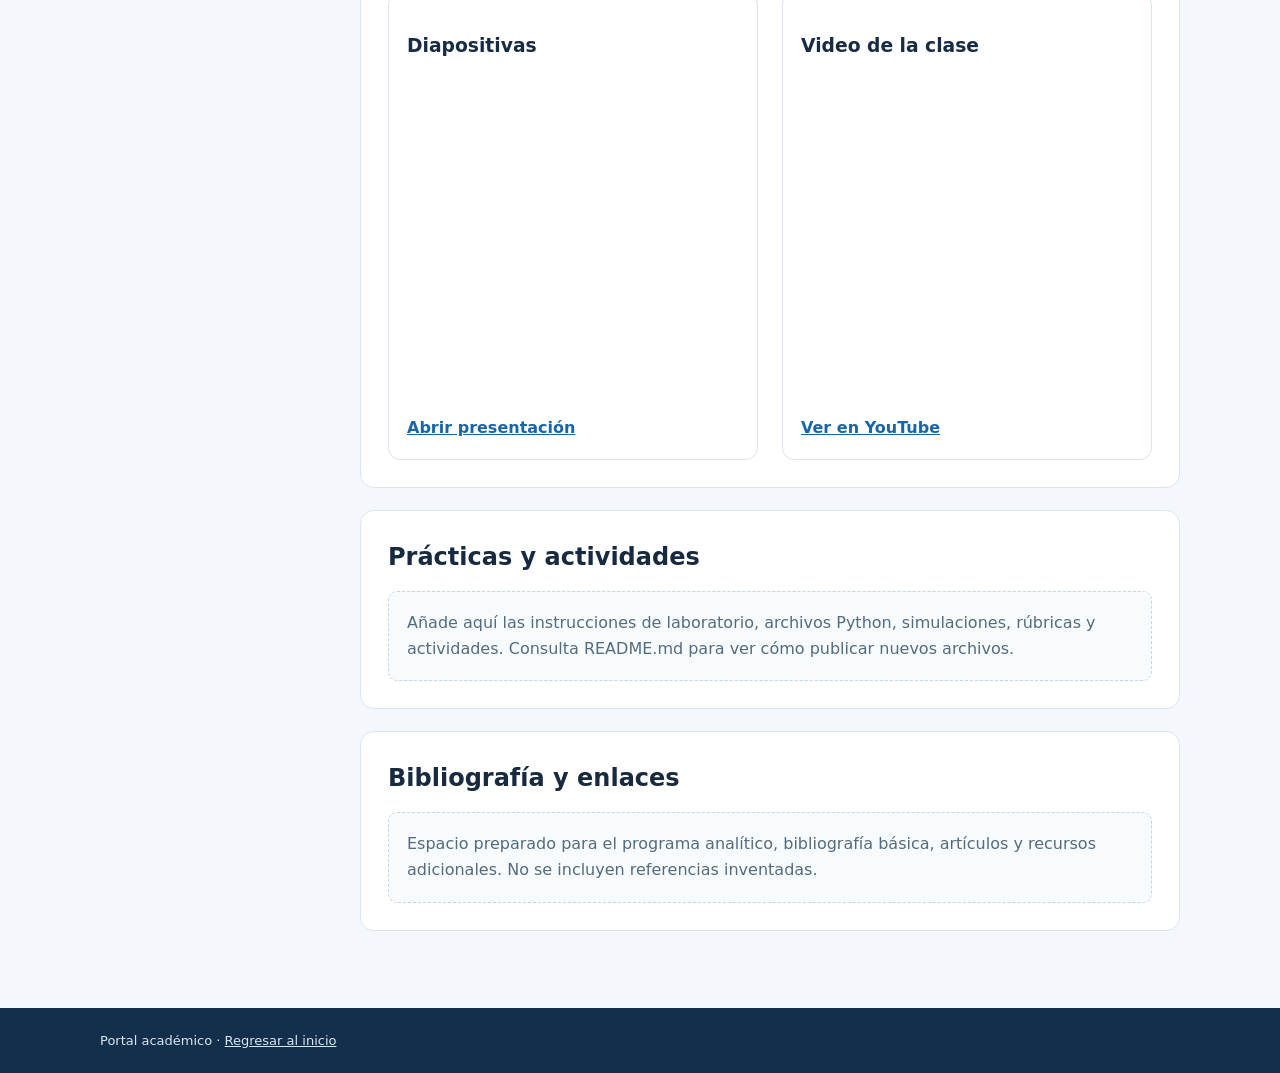
<file: cursos/inteligencia-artificial.html>
<!doctype html><html lang="es"><head><meta charset="UTF-8"><meta name="viewport" content="width=device-width,initial-scale=1"><meta name="description" content="Fundamentos de IA, perceptrones, redes neuronales y aprendizaje profundo."><title>Inteligencia Artificial y Redes Neuronales | Portal académico</title><link rel="stylesheet" href="estilos-curso.css"></head>
<body><header><div class="shell"><div><a href="../index.html">◈ PORTAL ACADÉMICO</a><small>Materiales de clase y recursos de ingeniería</small></div><a href="../index.html#asignaturas">← Volver a las materias</a></div></header>
<section class="hero"><div class="shell"><div class="eyebrow">INTELIGENCIA ARTIFICIAL</div><h1>Inteligencia Artificial y Redes Neuronales</h1><p>Fundamentos de IA, perceptrones, redes neuronales y aprendizaje profundo.</p></div></section>
<main class="shell layout"><nav class="side" aria-label="Secciones de la materia"><strong>Contenido del curso</strong><a href="#presentacion">Presentación</a><a href="#temario">Temario por unidades</a><a href="#diapositivas">Diapositivas y lecturas</a><a href="#practicas">Prácticas y actividades</a><a href="#bibliografia">Bibliografía</a><a href="../index.html">Inicio del portal</a></nav>
<div class="content"><section id="presentacion" class="section"><h2>Presentación de la unidad de aprendizaje</h2><p>Fundamentos de IA, perceptrones, redes neuronales y aprendizaje profundo.</p><div class="note"><strong>Información del curso</strong><p>Completa aquí el propósito oficial, competencias, semestre, modalidad, criterios de evaluación y datos de contacto. Los temas son orientativos hasta integrar el programa analítico.</p></div></section>
<section id="temario" class="section"><h2>Temario por unidades</h2><div class="units"><article class="unit"><div class="number">UNIDAD 01</div><h3>Fundamentos y agentes inteligentes</h3><p>Consulta las presentaciones y actividades que se publiquen para este tema.</p></article>
<article class="unit"><div class="number">UNIDAD 02</div><h3>Búsqueda y resolución de problemas</h3><p>Consulta las presentaciones y actividades que se publiquen para este tema.</p></article>
<article class="unit"><div class="number">UNIDAD 03</div><h3>Perceptrón y redes multicapa</h3><p>Consulta las presentaciones y actividades que se publiquen para este tema.</p></article>
<article class="unit"><div class="number">UNIDAD 04</div><h3>Entrenamiento y evaluación de modelos</h3><p>Consulta las presentaciones y actividades que se publiquen para este tema.</p></article>
<article class="unit"><div class="number">UNIDAD 05</div><h3>Proyecto aplicado</h3><p>Consulta las presentaciones y actividades que se publiquen para este tema.</p></article></div></section>
<section id="diapositivas" class="section"><h2>Presentaciones y clases</h2><p>Materiales publicados para esta unidad de aprendizaje. Puedes abrir los documentos PDF directamente en la página y ver los videos.</p>
    
   <div><h2>Clase 01 — Introducción a la Inteligencia Artificial</h2><p>Fundamentos de Inteligencia Artificial · Presentacion</p></div> 
    <div class="recursos-clase">

    <!-- PRESENTACIÓN PDF -->
    <div class="recurso">
      <h3>Diapositivas</h3>

      <iframe
        src="../materiales/ia/IA_clase_1_Introduccion_IA.pdf"
        title="Diapositivas de la clase 01">
      </iframe>

      <a href="../materiales/ia/IA_clase_1_Introduccion_IA.pdf"
         target="_blank"
         rel="noopener">
        Abrir presentación
      </a>
    </div>

    <!-- VIDEO DE YOUTUBE -->
    <div class="recurso">
      <h3>Video de la clase</h3>

      <iframe
        src="https://www.youtube.com/embed/iw0bk1wiSXc"
        title="Video explicativo de la clase 01"
        allow="accelerometer; autoplay; clipboard-write;
               encrypted-media; gyroscope; picture-in-picture;
               web-share"
        referrerpolicy="strict-origin-when-cross-origin"
        allowfullscreen>
      </iframe>

      <a href="https://www.youtube.com/embed/iw0bk1wiSXc"
         target="_blank"
         rel="noopener">
        Ver en YouTube
      </a>
    </div>

  </div></iframe></section>
<section id="practicas" class="section"><h2>Prácticas y actividades</h2><div class="empty">Añade aquí las instrucciones de laboratorio, archivos Python, simulaciones, rúbricas y actividades. Consulta README.md para ver cómo publicar nuevos archivos.</div></section>
<section id="bibliografia" class="section"><h2>Bibliografía y enlaces</h2><div class="empty">Espacio preparado para el programa analítico, bibliografía básica, artículos y recursos adicionales. No se incluyen referencias inventadas.</div></section></div></main><footer><div class="shell">Portal académico · <a href="../index.html" style="color:#d9e7f0">Regresar al inicio</a></div></footer><script src="curso.js"></script></body></html>
</file>
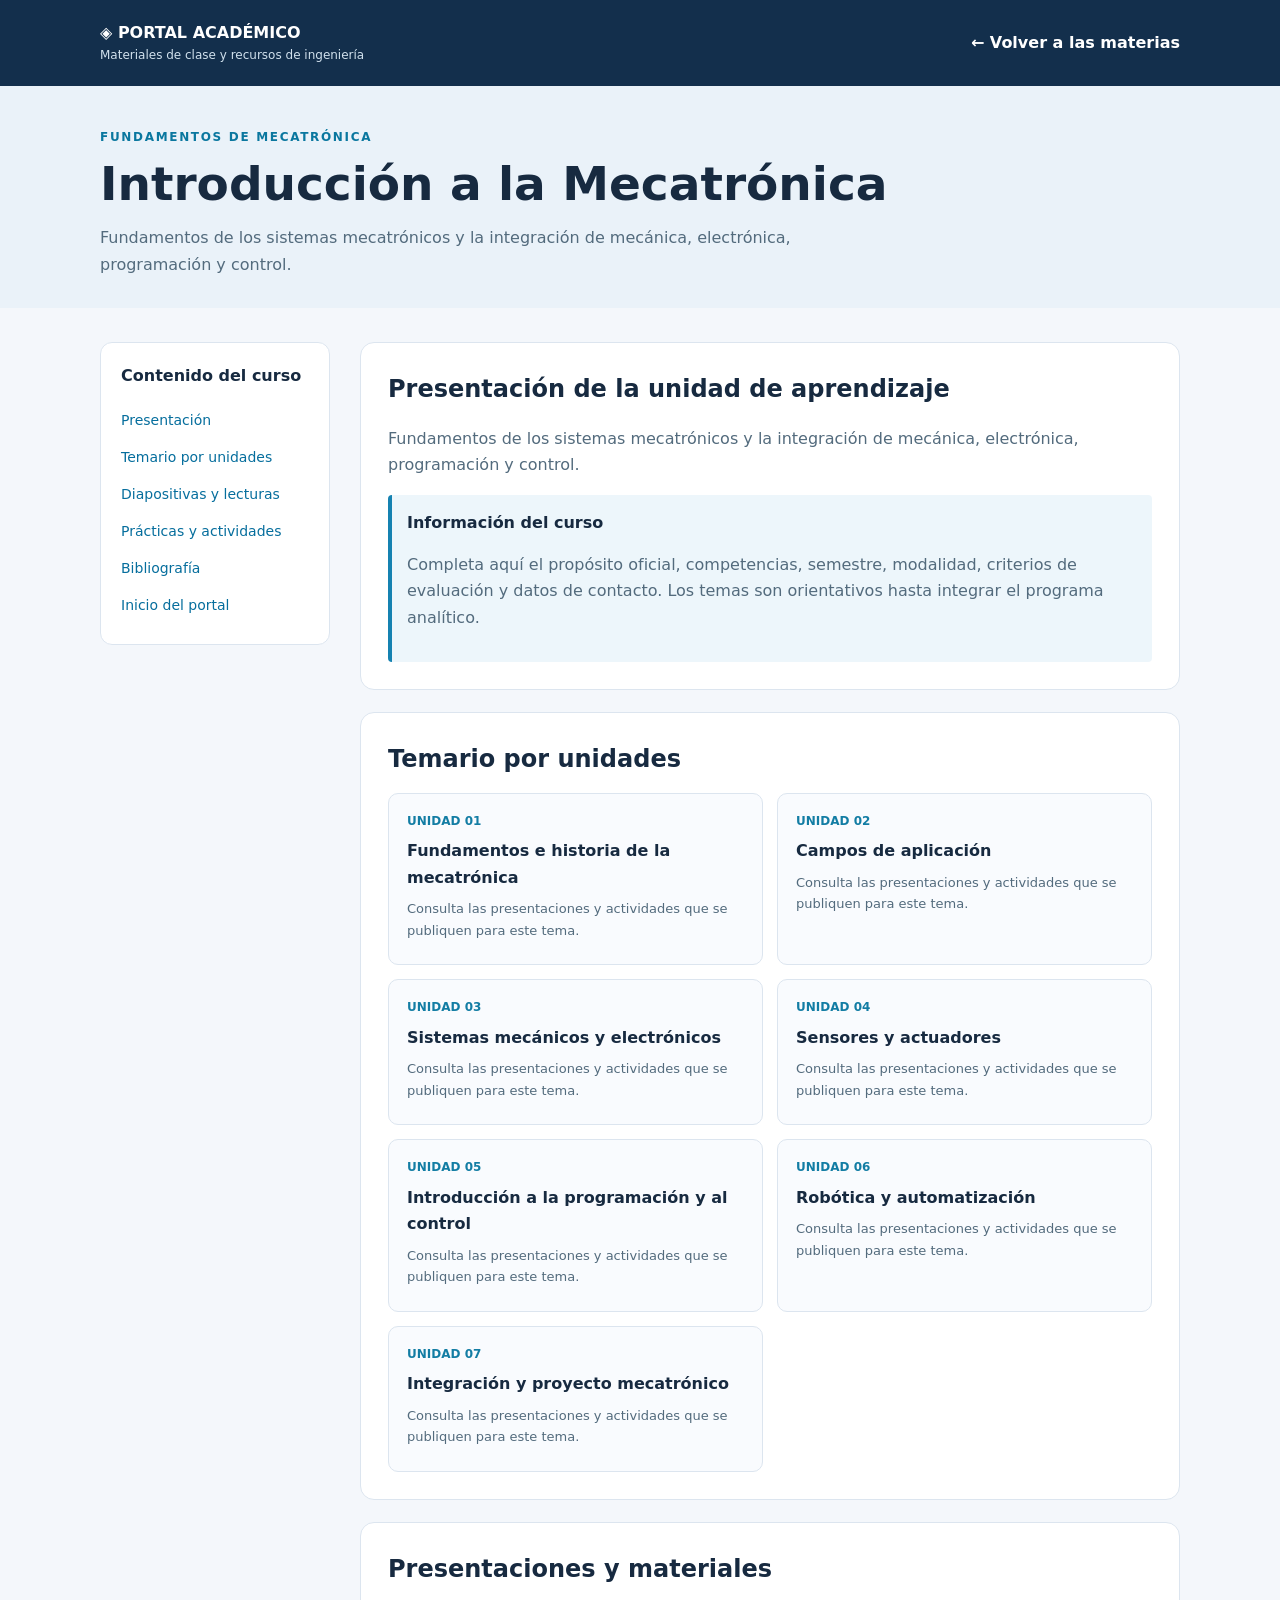
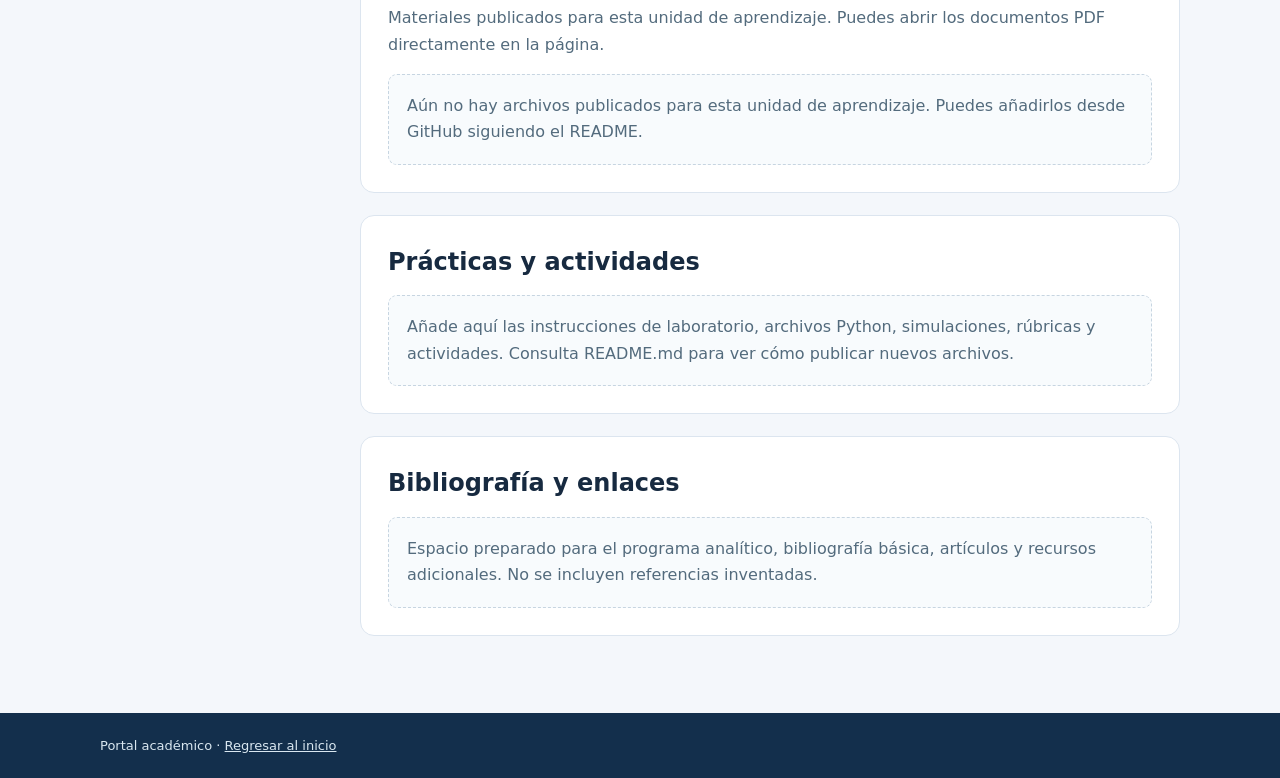
<file: cursos/introduccion-mecatronica.html>
<!doctype html><html lang="es"><head><meta charset="UTF-8"><meta name="viewport" content="width=device-width,initial-scale=1"><meta name="description" content="Fundamentos de los sistemas mecatrónicos y la integración de mecánica, electrónica, programación y control."><title>Introducción a la Mecatrónica | Portal académico</title><link rel="stylesheet" href="estilos-curso.css"></head>
<body><header><div class="shell"><div><a href="../index.html">◈ PORTAL ACADÉMICO</a><small>Materiales de clase y recursos de ingeniería</small></div><a href="../index.html#asignaturas">← Volver a las materias</a></div></header>
<section class="hero"><div class="shell"><div class="eyebrow">FUNDAMENTOS DE MECATRÓNICA</div><h1>Introducción a la Mecatrónica</h1><p>Fundamentos de los sistemas mecatrónicos y la integración de mecánica, electrónica, programación y control.</p></div></section>
<main class="shell layout"><nav class="side" aria-label="Secciones de la materia"><strong>Contenido del curso</strong><a href="#presentacion">Presentación</a><a href="#temario">Temario por unidades</a><a href="#diapositivas">Diapositivas y lecturas</a><a href="#practicas">Prácticas y actividades</a><a href="#bibliografia">Bibliografía</a><a href="../index.html">Inicio del portal</a></nav>
<div class="content"><section id="presentacion" class="section"><h2>Presentación de la unidad de aprendizaje</h2><p>Fundamentos de los sistemas mecatrónicos y la integración de mecánica, electrónica, programación y control.</p><div class="note"><strong>Información del curso</strong><p>Completa aquí el propósito oficial, competencias, semestre, modalidad, criterios de evaluación y datos de contacto. Los temas son orientativos hasta integrar el programa analítico.</p></div></section>
<section id="temario" class="section"><h2>Temario por unidades</h2><div class="units"><article class="unit"><div class="number">UNIDAD 01</div><h3>Fundamentos e historia de la mecatrónica</h3><p>Consulta las presentaciones y actividades que se publiquen para este tema.</p></article>
<article class="unit"><div class="number">UNIDAD 02</div><h3>Campos de aplicación</h3><p>Consulta las presentaciones y actividades que se publiquen para este tema.</p></article>
<article class="unit"><div class="number">UNIDAD 03</div><h3>Sistemas mecánicos y electrónicos</h3><p>Consulta las presentaciones y actividades que se publiquen para este tema.</p></article>
<article class="unit"><div class="number">UNIDAD 04</div><h3>Sensores y actuadores</h3><p>Consulta las presentaciones y actividades que se publiquen para este tema.</p></article>
<article class="unit"><div class="number">UNIDAD 05</div><h3>Introducción a la programación y al control</h3><p>Consulta las presentaciones y actividades que se publiquen para este tema.</p></article>
<article class="unit"><div class="number">UNIDAD 06</div><h3>Robótica y automatización</h3><p>Consulta las presentaciones y actividades que se publiquen para este tema.</p></article>
<article class="unit"><div class="number">UNIDAD 07</div><h3>Integración y proyecto mecatrónico</h3><p>Consulta las presentaciones y actividades que se publiquen para este tema.</p></article></div></section>
<section id="diapositivas" class="section"><h2>Presentaciones y materiales</h2><p>Materiales publicados para esta unidad de aprendizaje. Puedes abrir los documentos PDF directamente en la página.</p><div class="empty">Aún no hay archivos publicados para esta unidad de aprendizaje. Puedes añadirlos desde GitHub siguiendo el README.</div><iframe id="visor-pdf" class="pdf-frame" title="Visor de diapositivas PDF" loading="lazy"></iframe></section>
<section id="practicas" class="section"><h2>Prácticas y actividades</h2><div class="empty">Añade aquí las instrucciones de laboratorio, archivos Python, simulaciones, rúbricas y actividades. Consulta README.md para ver cómo publicar nuevos archivos.</div></section>
<section id="bibliografia" class="section"><h2>Bibliografía y enlaces</h2><div class="empty">Espacio preparado para el programa analítico, bibliografía básica, artículos y recursos adicionales. No se incluyen referencias inventadas.</div></section></div></main><footer><div class="shell">Portal académico · <a href="../index.html" style="color:#d9e7f0">Regresar al inicio</a></div></footer><script src="curso.js"></script></body></html>
</file>
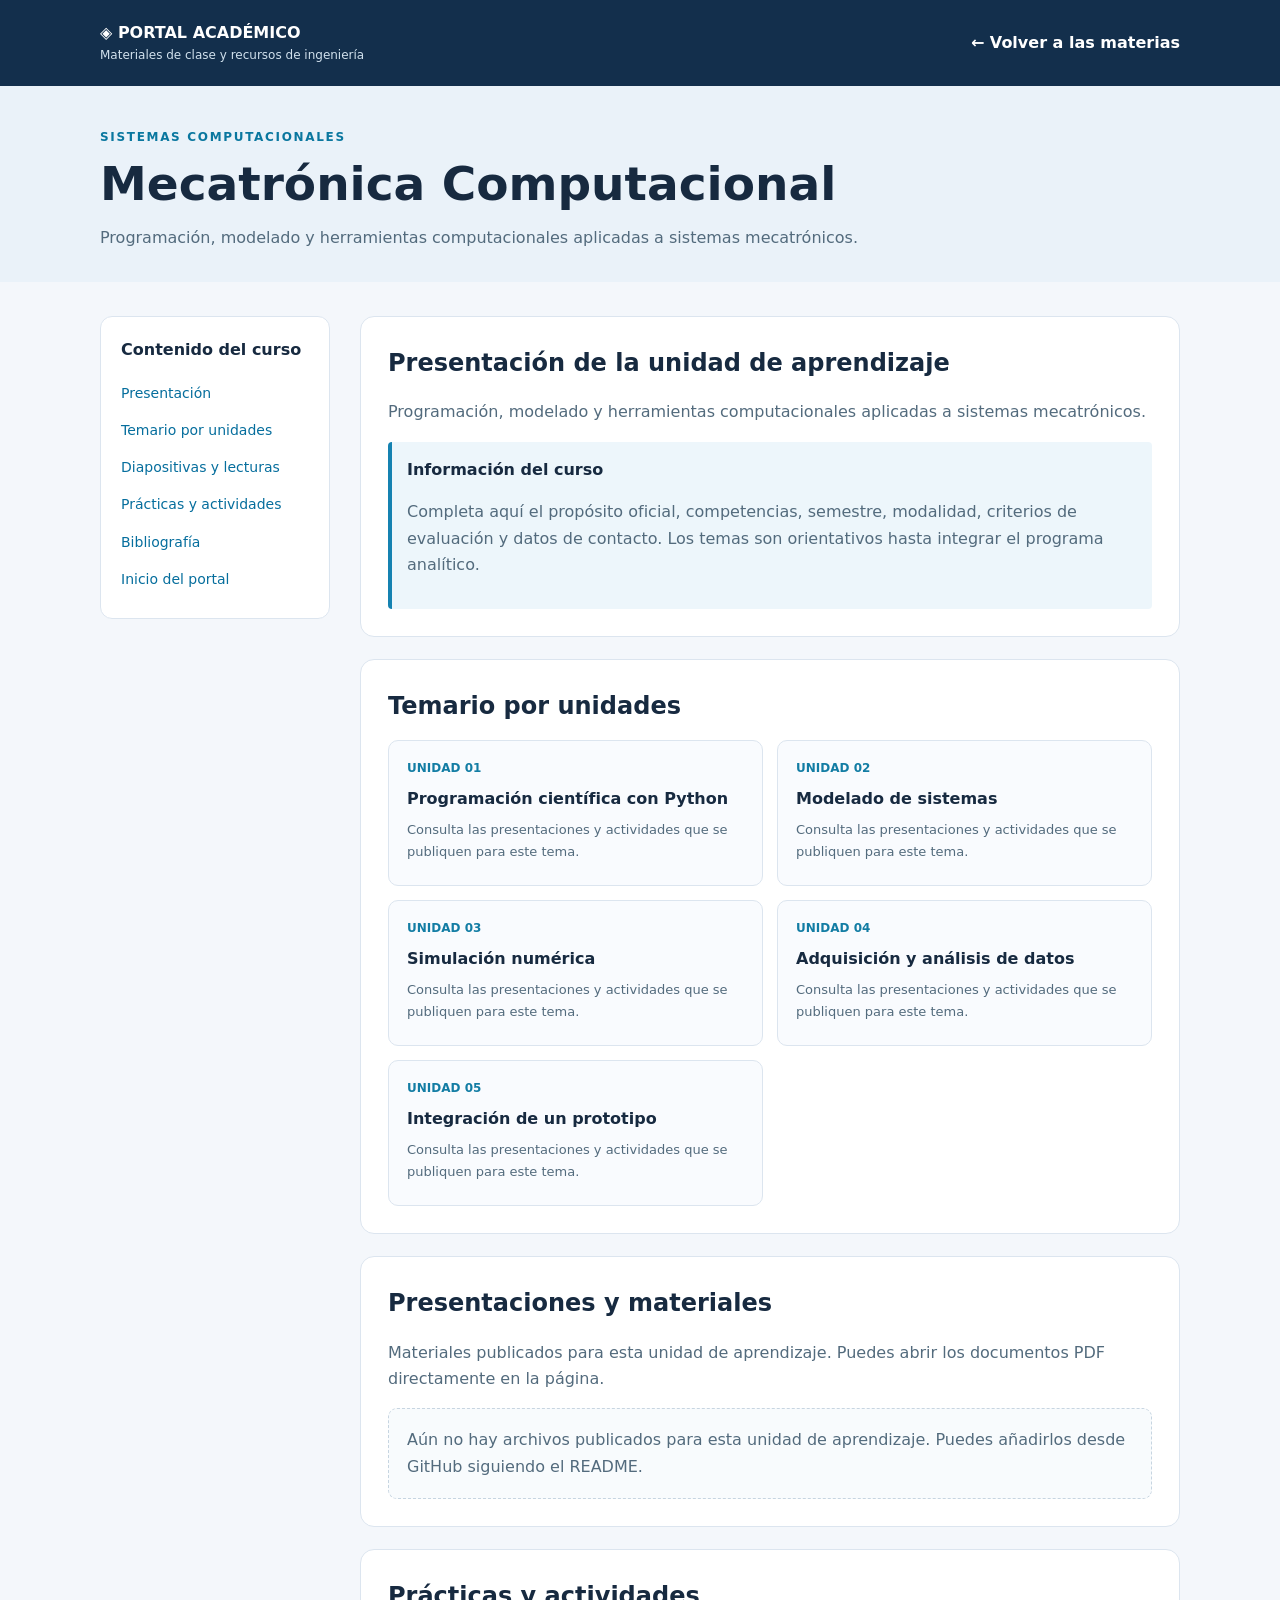
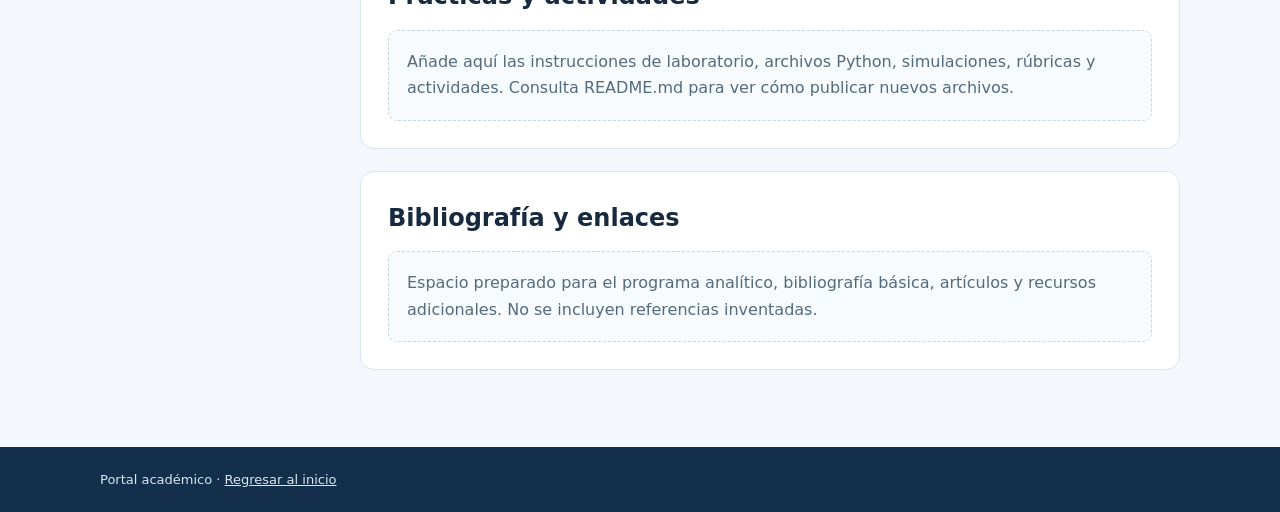
<file: cursos/mecatronica-computacional.html>
<!doctype html><html lang="es"><head><meta charset="UTF-8"><meta name="viewport" content="width=device-width,initial-scale=1"><meta name="description" content="Programación, modelado y herramientas computacionales aplicadas a sistemas mecatrónicos."><title>Mecatrónica Computacional | Portal académico</title><link rel="stylesheet" href="estilos-curso.css"></head>
<body><header><div class="shell"><div><a href="../index.html">◈ PORTAL ACADÉMICO</a><small>Materiales de clase y recursos de ingeniería</small></div><a href="../index.html#asignaturas">← Volver a las materias</a></div></header>
<section class="hero"><div class="shell"><div class="eyebrow">SISTEMAS COMPUTACIONALES</div><h1>Mecatrónica Computacional</h1><p>Programación, modelado y herramientas computacionales aplicadas a sistemas mecatrónicos.</p></div></section>
<main class="shell layout"><nav class="side" aria-label="Secciones de la materia"><strong>Contenido del curso</strong><a href="#presentacion">Presentación</a><a href="#temario">Temario por unidades</a><a href="#diapositivas">Diapositivas y lecturas</a><a href="#practicas">Prácticas y actividades</a><a href="#bibliografia">Bibliografía</a><a href="../index.html">Inicio del portal</a></nav>
<div class="content"><section id="presentacion" class="section"><h2>Presentación de la unidad de aprendizaje</h2><p>Programación, modelado y herramientas computacionales aplicadas a sistemas mecatrónicos.</p><div class="note"><strong>Información del curso</strong><p>Completa aquí el propósito oficial, competencias, semestre, modalidad, criterios de evaluación y datos de contacto. Los temas son orientativos hasta integrar el programa analítico.</p></div></section>
<section id="temario" class="section"><h2>Temario por unidades</h2><div class="units"><article class="unit"><div class="number">UNIDAD 01</div><h3>Programación científica con Python</h3><p>Consulta las presentaciones y actividades que se publiquen para este tema.</p></article>
<article class="unit"><div class="number">UNIDAD 02</div><h3>Modelado de sistemas</h3><p>Consulta las presentaciones y actividades que se publiquen para este tema.</p></article>
<article class="unit"><div class="number">UNIDAD 03</div><h3>Simulación numérica</h3><p>Consulta las presentaciones y actividades que se publiquen para este tema.</p></article>
<article class="unit"><div class="number">UNIDAD 04</div><h3>Adquisición y análisis de datos</h3><p>Consulta las presentaciones y actividades que se publiquen para este tema.</p></article>
<article class="unit"><div class="number">UNIDAD 05</div><h3>Integración de un prototipo</h3><p>Consulta las presentaciones y actividades que se publiquen para este tema.</p></article></div></section>
<section id="diapositivas" class="section"><h2>Presentaciones y materiales</h2><p>Materiales publicados para esta unidad de aprendizaje. Puedes abrir los documentos PDF directamente en la página.</p><div class="empty">Aún no hay archivos publicados para esta unidad de aprendizaje. Puedes añadirlos desde GitHub siguiendo el README.</div><iframe id="visor-pdf" class="pdf-frame" title="Visor de diapositivas PDF" loading="lazy"></iframe></section>
<section id="practicas" class="section"><h2>Prácticas y actividades</h2><div class="empty">Añade aquí las instrucciones de laboratorio, archivos Python, simulaciones, rúbricas y actividades. Consulta README.md para ver cómo publicar nuevos archivos.</div></section>
<section id="bibliografia" class="section"><h2>Bibliografía y enlaces</h2><div class="empty">Espacio preparado para el programa analítico, bibliografía básica, artículos y recursos adicionales. No se incluyen referencias inventadas.</div></section></div></main><footer><div class="shell">Portal académico · <a href="../index.html" style="color:#d9e7f0">Regresar al inicio</a></div></footer><script src="curso.js"></script></body></html>
</file>
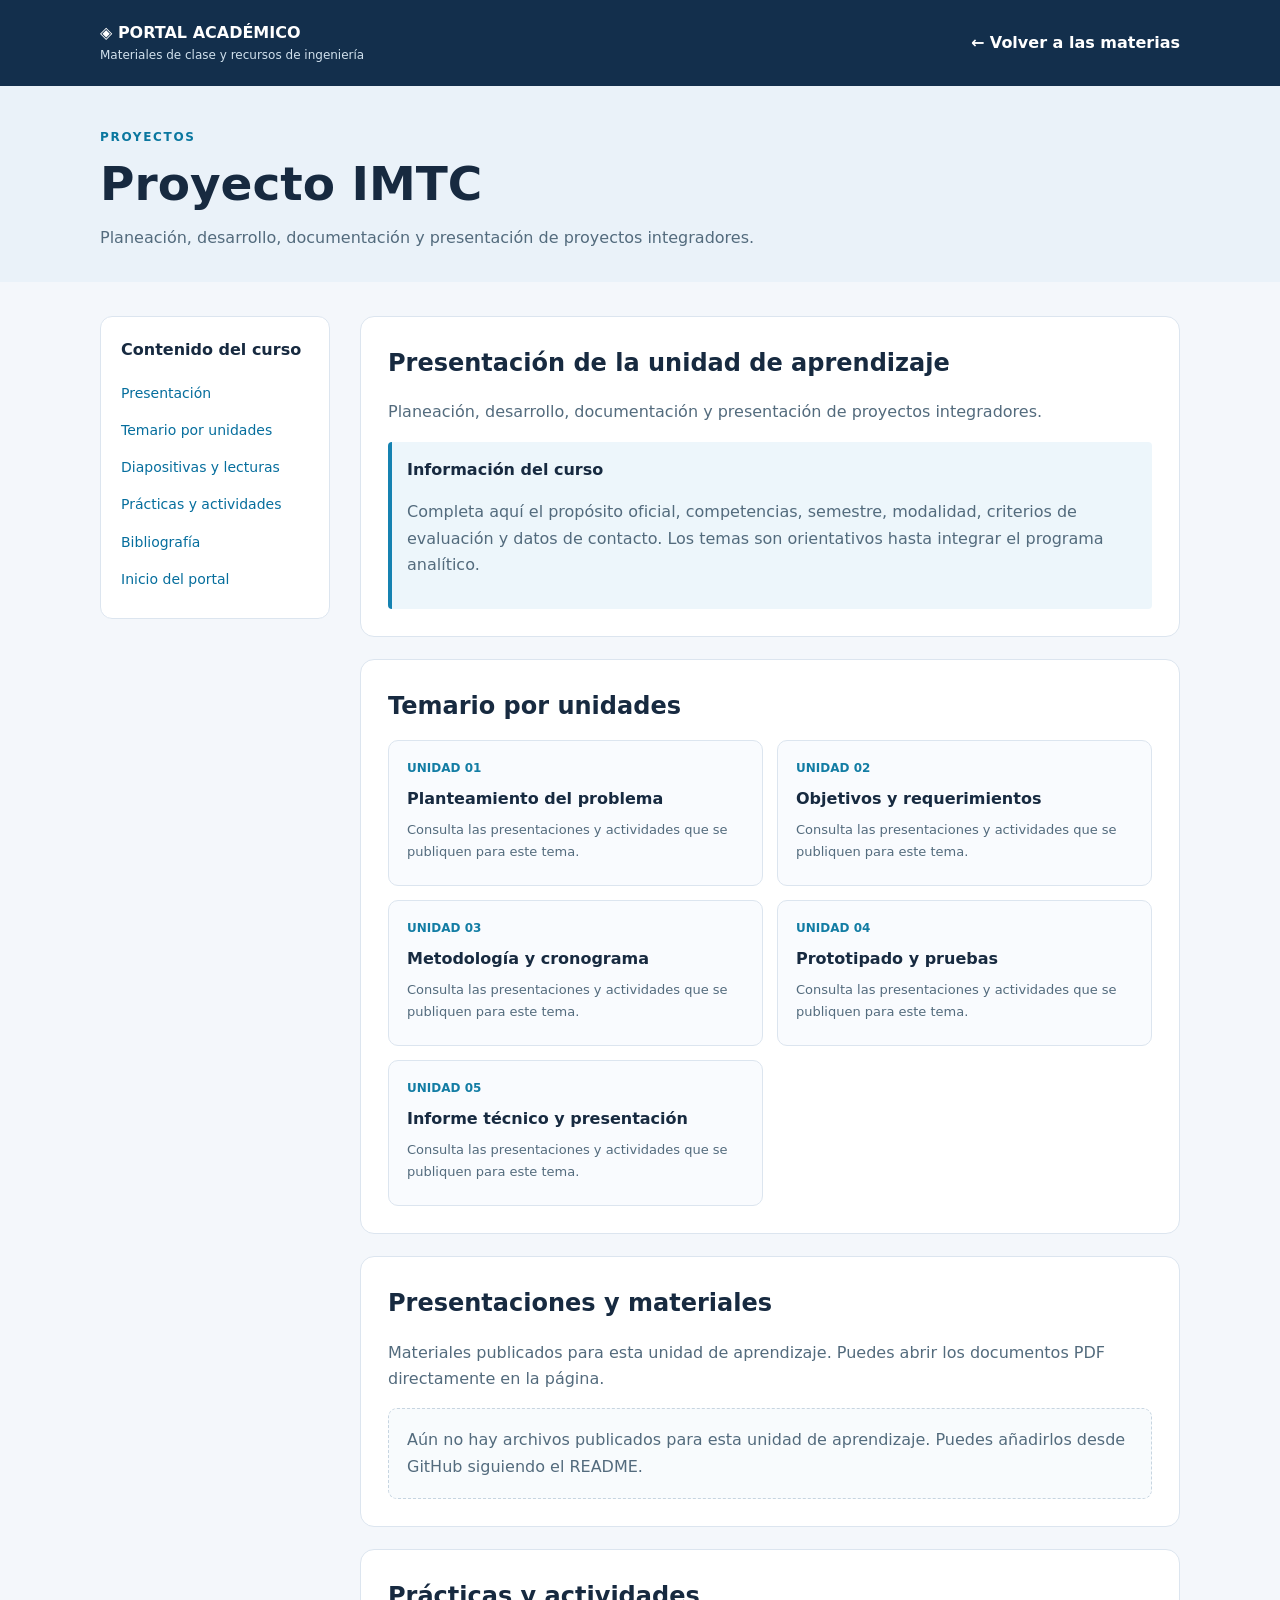
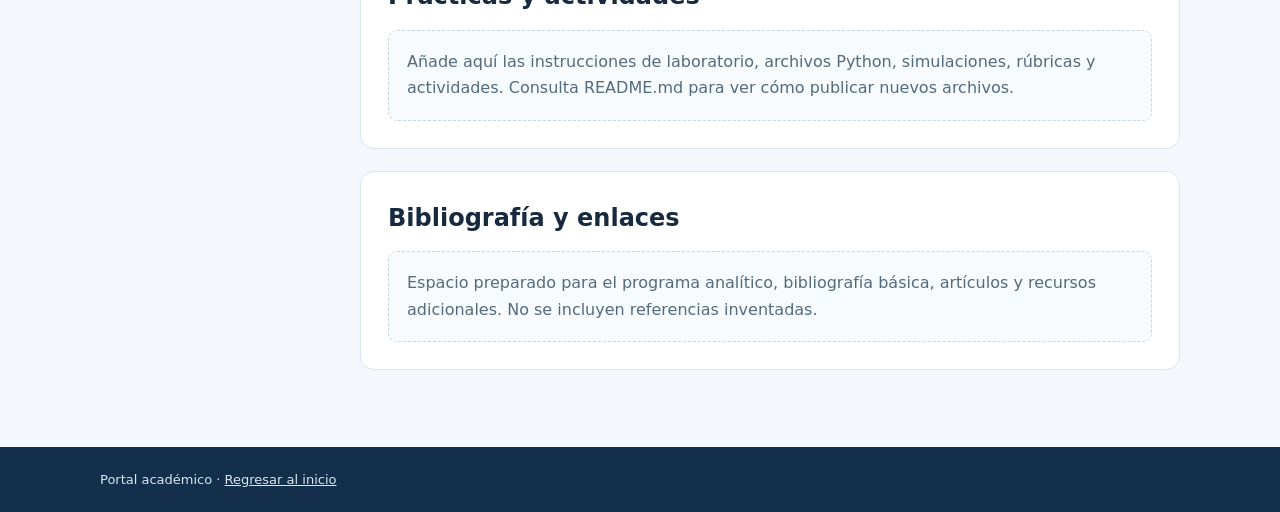
<file: cursos/proyecto-imtc.html>
<!doctype html><html lang="es"><head><meta charset="UTF-8"><meta name="viewport" content="width=device-width,initial-scale=1"><meta name="description" content="Planeación, desarrollo, documentación y presentación de proyectos integradores."><title>Proyecto IMTC | Portal académico</title><link rel="stylesheet" href="estilos-curso.css"></head>
<body><header><div class="shell"><div><a href="../index.html">◈ PORTAL ACADÉMICO</a><small>Materiales de clase y recursos de ingeniería</small></div><a href="../index.html#asignaturas">← Volver a las materias</a></div></header>
<section class="hero"><div class="shell"><div class="eyebrow">PROYECTOS</div><h1>Proyecto IMTC</h1><p>Planeación, desarrollo, documentación y presentación de proyectos integradores.</p></div></section>
<main class="shell layout"><nav class="side" aria-label="Secciones de la materia"><strong>Contenido del curso</strong><a href="#presentacion">Presentación</a><a href="#temario">Temario por unidades</a><a href="#diapositivas">Diapositivas y lecturas</a><a href="#practicas">Prácticas y actividades</a><a href="#bibliografia">Bibliografía</a><a href="../index.html">Inicio del portal</a></nav>
<div class="content"><section id="presentacion" class="section"><h2>Presentación de la unidad de aprendizaje</h2><p>Planeación, desarrollo, documentación y presentación de proyectos integradores.</p><div class="note"><strong>Información del curso</strong><p>Completa aquí el propósito oficial, competencias, semestre, modalidad, criterios de evaluación y datos de contacto. Los temas son orientativos hasta integrar el programa analítico.</p></div></section>
<section id="temario" class="section"><h2>Temario por unidades</h2><div class="units"><article class="unit"><div class="number">UNIDAD 01</div><h3>Planteamiento del problema</h3><p>Consulta las presentaciones y actividades que se publiquen para este tema.</p></article>
<article class="unit"><div class="number">UNIDAD 02</div><h3>Objetivos y requerimientos</h3><p>Consulta las presentaciones y actividades que se publiquen para este tema.</p></article>
<article class="unit"><div class="number">UNIDAD 03</div><h3>Metodología y cronograma</h3><p>Consulta las presentaciones y actividades que se publiquen para este tema.</p></article>
<article class="unit"><div class="number">UNIDAD 04</div><h3>Prototipado y pruebas</h3><p>Consulta las presentaciones y actividades que se publiquen para este tema.</p></article>
<article class="unit"><div class="number">UNIDAD 05</div><h3>Informe técnico y presentación</h3><p>Consulta las presentaciones y actividades que se publiquen para este tema.</p></article></div></section>
<section id="diapositivas" class="section"><h2>Presentaciones y materiales</h2><p>Materiales publicados para esta unidad de aprendizaje. Puedes abrir los documentos PDF directamente en la página.</p><div class="empty">Aún no hay archivos publicados para esta unidad de aprendizaje. Puedes añadirlos desde GitHub siguiendo el README.</div><iframe id="visor-pdf" class="pdf-frame" title="Visor de diapositivas PDF" loading="lazy"></iframe></section>
<section id="practicas" class="section"><h2>Prácticas y actividades</h2><div class="empty">Añade aquí las instrucciones de laboratorio, archivos Python, simulaciones, rúbricas y actividades. Consulta README.md para ver cómo publicar nuevos archivos.</div></section>
<section id="bibliografia" class="section"><h2>Bibliografía y enlaces</h2><div class="empty">Espacio preparado para el programa analítico, bibliografía básica, artículos y recursos adicionales. No se incluyen referencias inventadas.</div></section></div></main><footer><div class="shell">Portal académico · <a href="../index.html" style="color:#d9e7f0">Regresar al inicio</a></div></footer><script src="curso.js"></script></body></html>
</file>
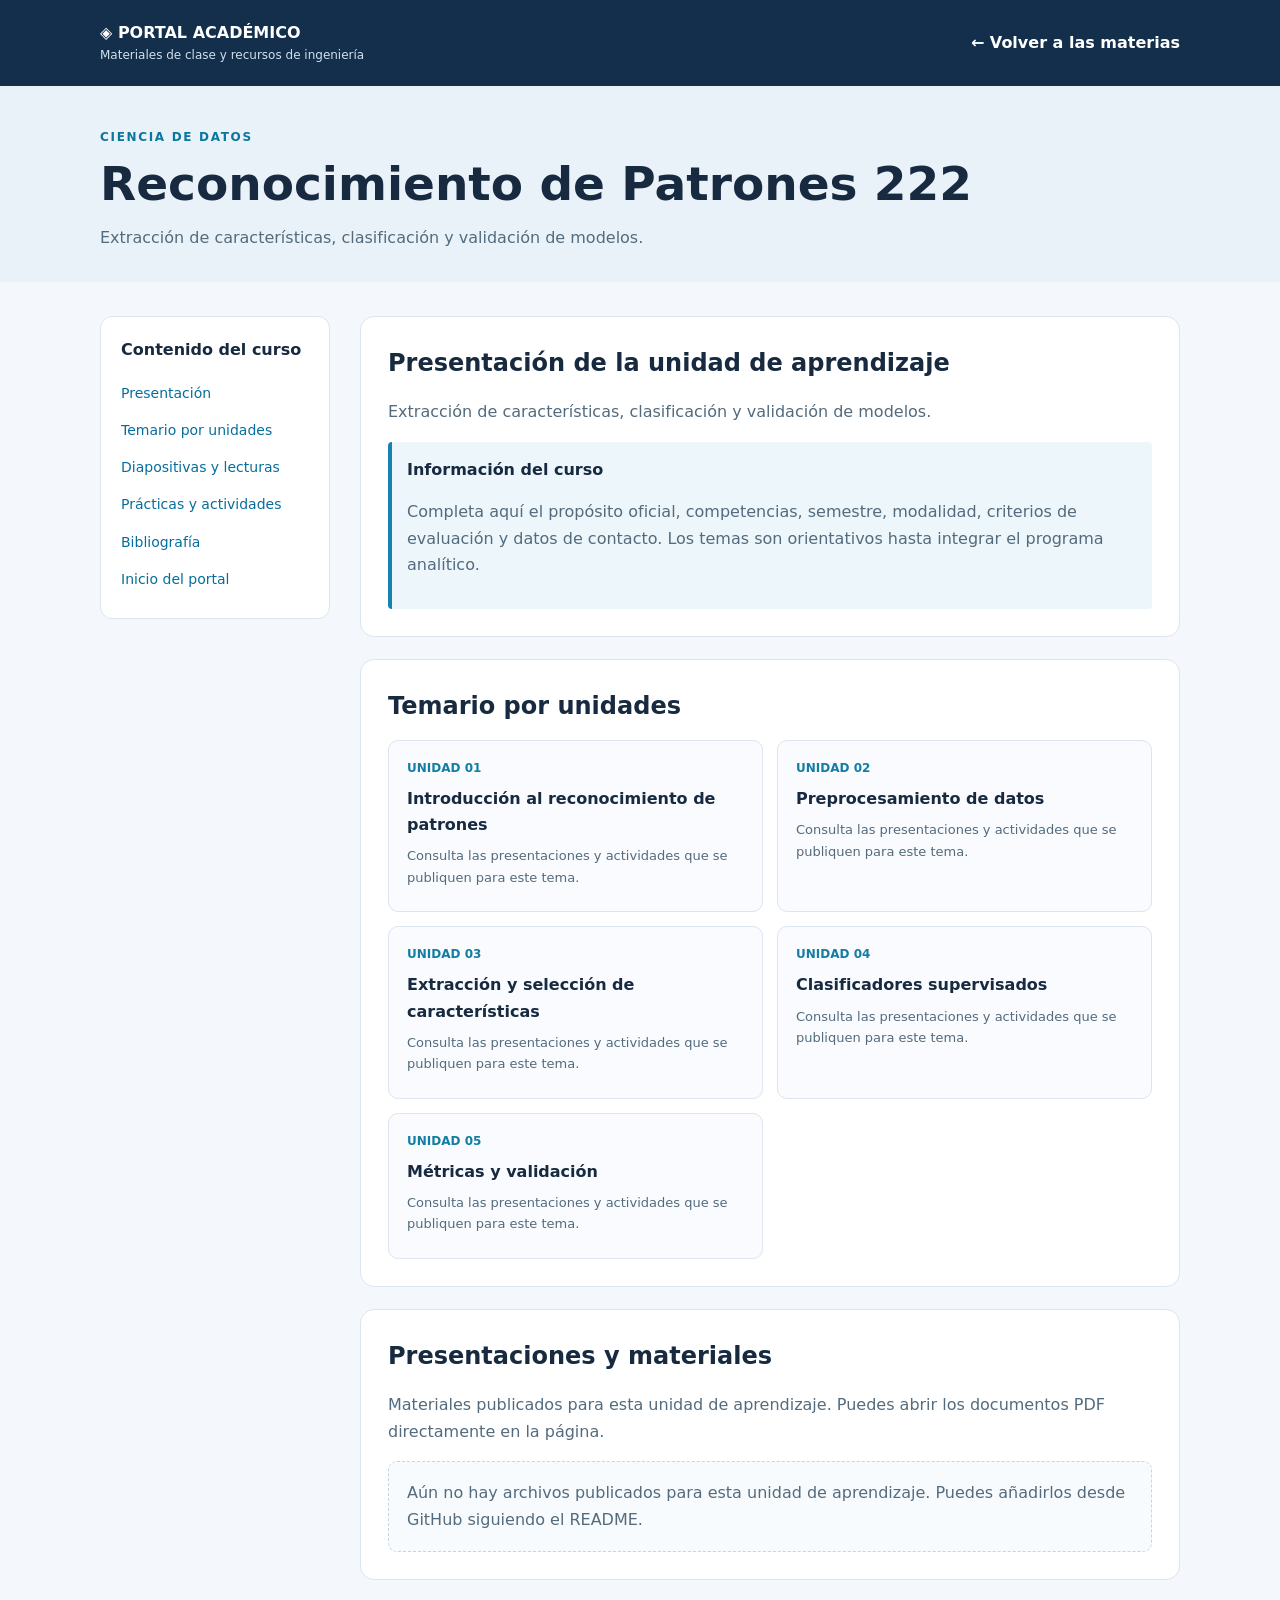
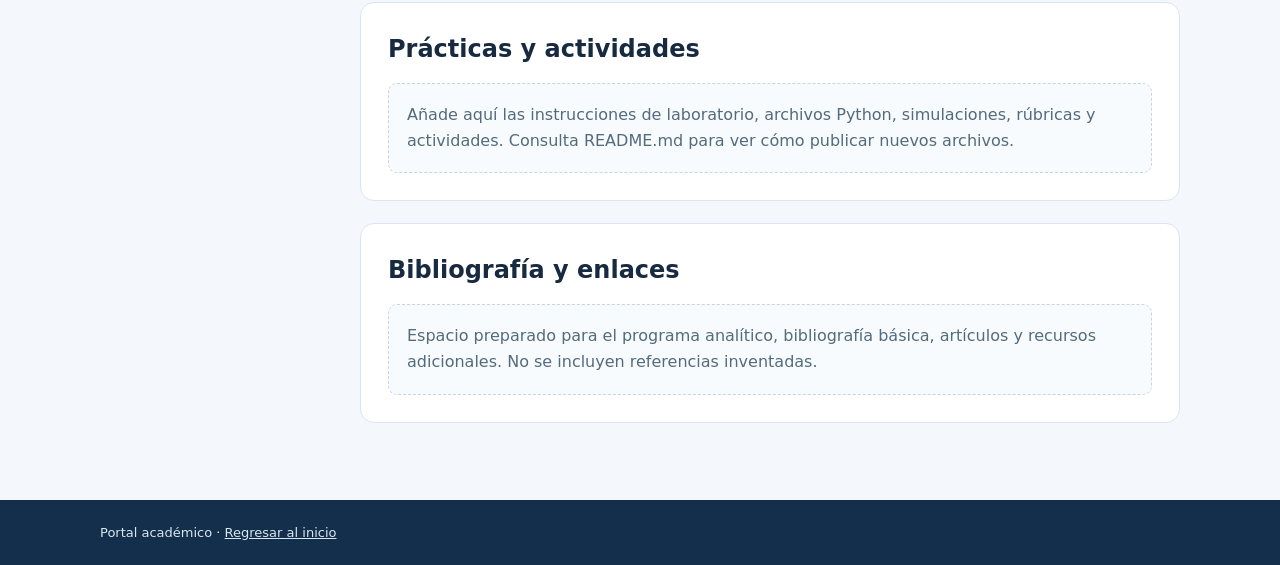
<file: cursos/reconocimiento-patrones.html>
<!doctype html><html lang="es"><head><meta charset="UTF-8"><meta name="viewport" content="width=device-width,initial-scale=1"><meta name="description" content="Extracción de características, clasificación y validación de modelos."><title>Reconocimiento de Patrones 222 | Portal académico</title><link rel="stylesheet" href="estilos-curso.css"></head>
<body><header><div class="shell"><div><a href="../index.html">◈ PORTAL ACADÉMICO</a><small>Materiales de clase y recursos de ingeniería</small></div><a href="../index.html#asignaturas">← Volver a las materias</a></div></header>
<section class="hero"><div class="shell"><div class="eyebrow">CIENCIA DE DATOS</div><h1>Reconocimiento de Patrones 222</h1><p>Extracción de características, clasificación y validación de modelos.</p></div></section>
<main class="shell layout"><nav class="side" aria-label="Secciones de la materia"><strong>Contenido del curso</strong><a href="#presentacion">Presentación</a><a href="#temario">Temario por unidades</a><a href="#diapositivas">Diapositivas y lecturas</a><a href="#practicas">Prácticas y actividades</a><a href="#bibliografia">Bibliografía</a><a href="../index.html">Inicio del portal</a></nav>
<div class="content"><section id="presentacion" class="section"><h2>Presentación de la unidad de aprendizaje</h2><p>Extracción de características, clasificación y validación de modelos.</p><div class="note"><strong>Información del curso</strong><p>Completa aquí el propósito oficial, competencias, semestre, modalidad, criterios de evaluación y datos de contacto. Los temas son orientativos hasta integrar el programa analítico.</p></div></section>
<section id="temario" class="section"><h2>Temario por unidades</h2><div class="units"><article class="unit"><div class="number">UNIDAD 01</div><h3>Introducción al reconocimiento de patrones</h3><p>Consulta las presentaciones y actividades que se publiquen para este tema.</p></article>
<article class="unit"><div class="number">UNIDAD 02</div><h3>Preprocesamiento de datos</h3><p>Consulta las presentaciones y actividades que se publiquen para este tema.</p></article>
<article class="unit"><div class="number">UNIDAD 03</div><h3>Extracción y selección de características</h3><p>Consulta las presentaciones y actividades que se publiquen para este tema.</p></article>
<article class="unit"><div class="number">UNIDAD 04</div><h3>Clasificadores supervisados</h3><p>Consulta las presentaciones y actividades que se publiquen para este tema.</p></article>
<article class="unit"><div class="number">UNIDAD 05</div><h3>Métricas y validación</h3><p>Consulta las presentaciones y actividades que se publiquen para este tema.</p></article></div></section>
<section id="diapositivas" class="section"><h2>Presentaciones y materiales</h2><p>Materiales publicados para esta unidad de aprendizaje. Puedes abrir los documentos PDF directamente en la página.</p><div class="empty">Aún no hay archivos publicados para esta unidad de aprendizaje. Puedes añadirlos desde GitHub siguiendo el README.</div><iframe id="visor-pdf" class="pdf-frame" title="Visor de diapositivas PDF" loading="lazy"></iframe></section>
<section id="practicas" class="section"><h2>Prácticas y actividades</h2><div class="empty">Añade aquí las instrucciones de laboratorio, archivos Python, simulaciones, rúbricas y actividades. Consulta README.md para ver cómo publicar nuevos archivos.</div></section>
<section id="bibliografia" class="section"><h2>Bibliografía y enlaces</h2><div class="empty">Espacio preparado para el programa analítico, bibliografía básica, artículos y recursos adicionales. No se incluyen referencias inventadas.</div></section></div></main><footer><div class="shell">Portal académico · <a href="../index.html" style="color:#d9e7f0">Regresar al inicio</a></div></footer><script src="curso.js"></script></body></html>
</file>
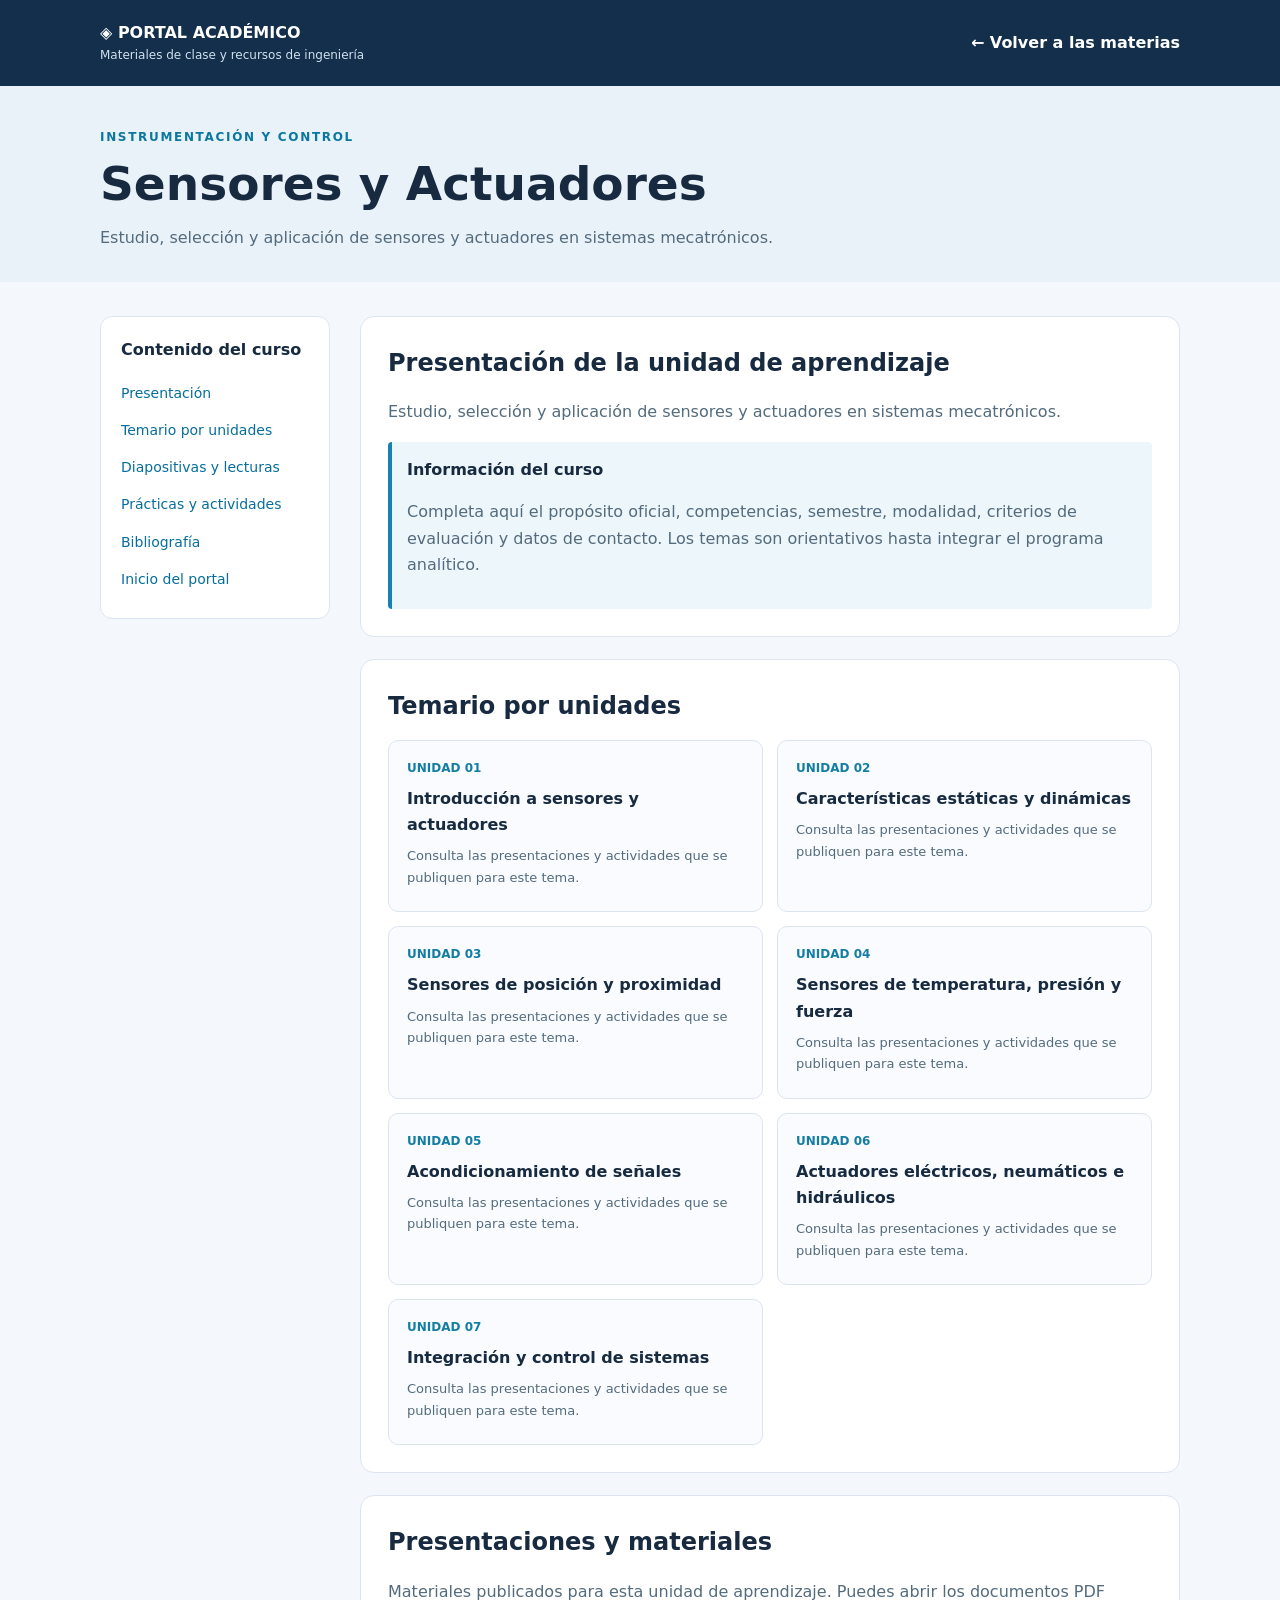
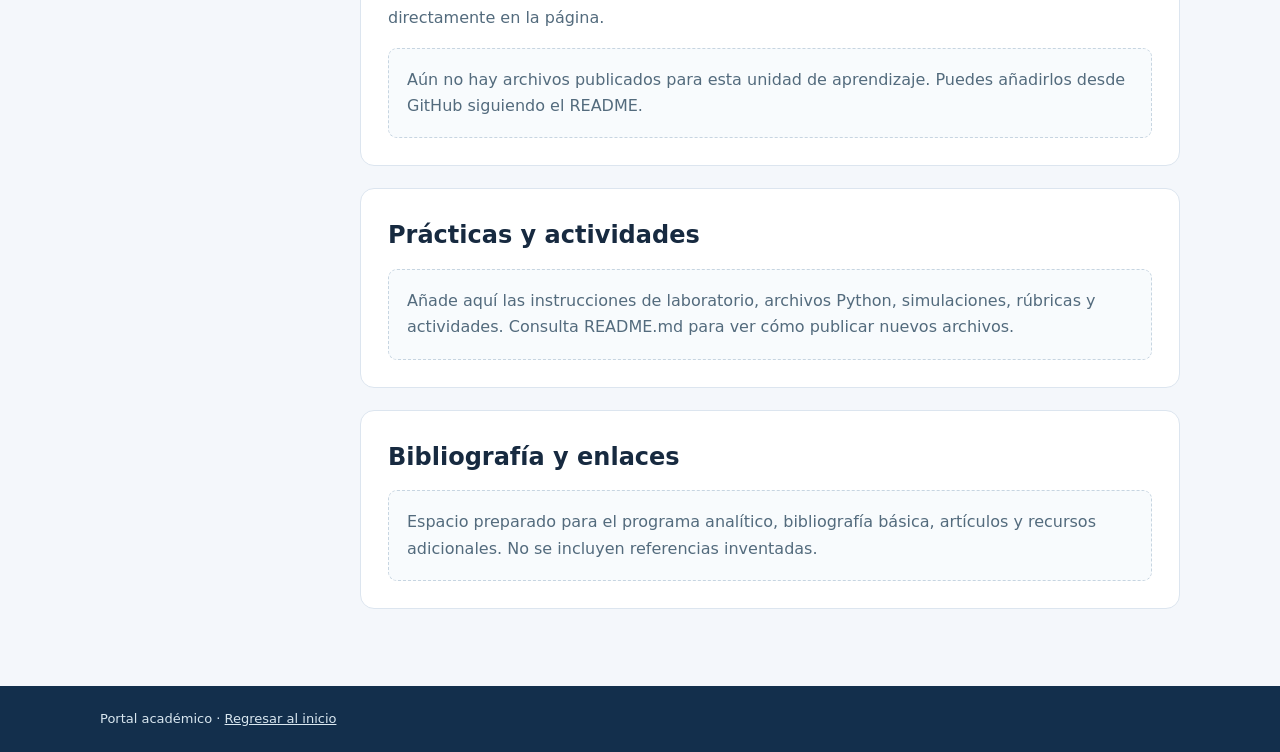
<file: cursos/sensores-actuadores.html>
<!doctype html><html lang="es"><head><meta charset="UTF-8"><meta name="viewport" content="width=device-width,initial-scale=1"><meta name="description" content="Estudio, selección y aplicación de sensores y actuadores en sistemas mecatrónicos."><title>Sensores y Actuadores | Portal académico</title><link rel="stylesheet" href="estilos-curso.css"></head>
<body><header><div class="shell"><div><a href="../index.html">◈ PORTAL ACADÉMICO</a><small>Materiales de clase y recursos de ingeniería</small></div><a href="../index.html#asignaturas">← Volver a las materias</a></div></header>
<section class="hero"><div class="shell"><div class="eyebrow">INSTRUMENTACIÓN Y CONTROL</div><h1>Sensores y Actuadores</h1><p>Estudio, selección y aplicación de sensores y actuadores en sistemas mecatrónicos.</p></div></section>
<main class="shell layout"><nav class="side" aria-label="Secciones de la materia"><strong>Contenido del curso</strong><a href="#presentacion">Presentación</a><a href="#temario">Temario por unidades</a><a href="#diapositivas">Diapositivas y lecturas</a><a href="#practicas">Prácticas y actividades</a><a href="#bibliografia">Bibliografía</a><a href="../index.html">Inicio del portal</a></nav>
<div class="content"><section id="presentacion" class="section"><h2>Presentación de la unidad de aprendizaje</h2><p>Estudio, selección y aplicación de sensores y actuadores en sistemas mecatrónicos.</p><div class="note"><strong>Información del curso</strong><p>Completa aquí el propósito oficial, competencias, semestre, modalidad, criterios de evaluación y datos de contacto. Los temas son orientativos hasta integrar el programa analítico.</p></div></section>
<section id="temario" class="section"><h2>Temario por unidades</h2><div class="units"><article class="unit"><div class="number">UNIDAD 01</div><h3>Introducción a sensores y actuadores</h3><p>Consulta las presentaciones y actividades que se publiquen para este tema.</p></article>
<article class="unit"><div class="number">UNIDAD 02</div><h3>Características estáticas y dinámicas</h3><p>Consulta las presentaciones y actividades que se publiquen para este tema.</p></article>
<article class="unit"><div class="number">UNIDAD 03</div><h3>Sensores de posición y proximidad</h3><p>Consulta las presentaciones y actividades que se publiquen para este tema.</p></article>
<article class="unit"><div class="number">UNIDAD 04</div><h3>Sensores de temperatura, presión y fuerza</h3><p>Consulta las presentaciones y actividades que se publiquen para este tema.</p></article>
<article class="unit"><div class="number">UNIDAD 05</div><h3>Acondicionamiento de señales</h3><p>Consulta las presentaciones y actividades que se publiquen para este tema.</p></article>
<article class="unit"><div class="number">UNIDAD 06</div><h3>Actuadores eléctricos, neumáticos e hidráulicos</h3><p>Consulta las presentaciones y actividades que se publiquen para este tema.</p></article>
<article class="unit"><div class="number">UNIDAD 07</div><h3>Integración y control de sistemas</h3><p>Consulta las presentaciones y actividades que se publiquen para este tema.</p></article></div></section>
<section id="diapositivas" class="section"><h2>Presentaciones y materiales</h2><p>Materiales publicados para esta unidad de aprendizaje. Puedes abrir los documentos PDF directamente en la página.</p><div class="empty">Aún no hay archivos publicados para esta unidad de aprendizaje. Puedes añadirlos desde GitHub siguiendo el README.</div><iframe id="visor-pdf" class="pdf-frame" title="Visor de diapositivas PDF" loading="lazy"></iframe></section>
<section id="practicas" class="section"><h2>Prácticas y actividades</h2><div class="empty">Añade aquí las instrucciones de laboratorio, archivos Python, simulaciones, rúbricas y actividades. Consulta README.md para ver cómo publicar nuevos archivos.</div></section>
<section id="bibliografia" class="section"><h2>Bibliografía y enlaces</h2><div class="empty">Espacio preparado para el programa analítico, bibliografía básica, artículos y recursos adicionales. No se incluyen referencias inventadas.</div></section></div></main><footer><div class="shell">Portal académico · <a href="../index.html" style="color:#d9e7f0">Regresar al inicio</a></div></footer><script src="curso.js"></script></body></html>
</file>
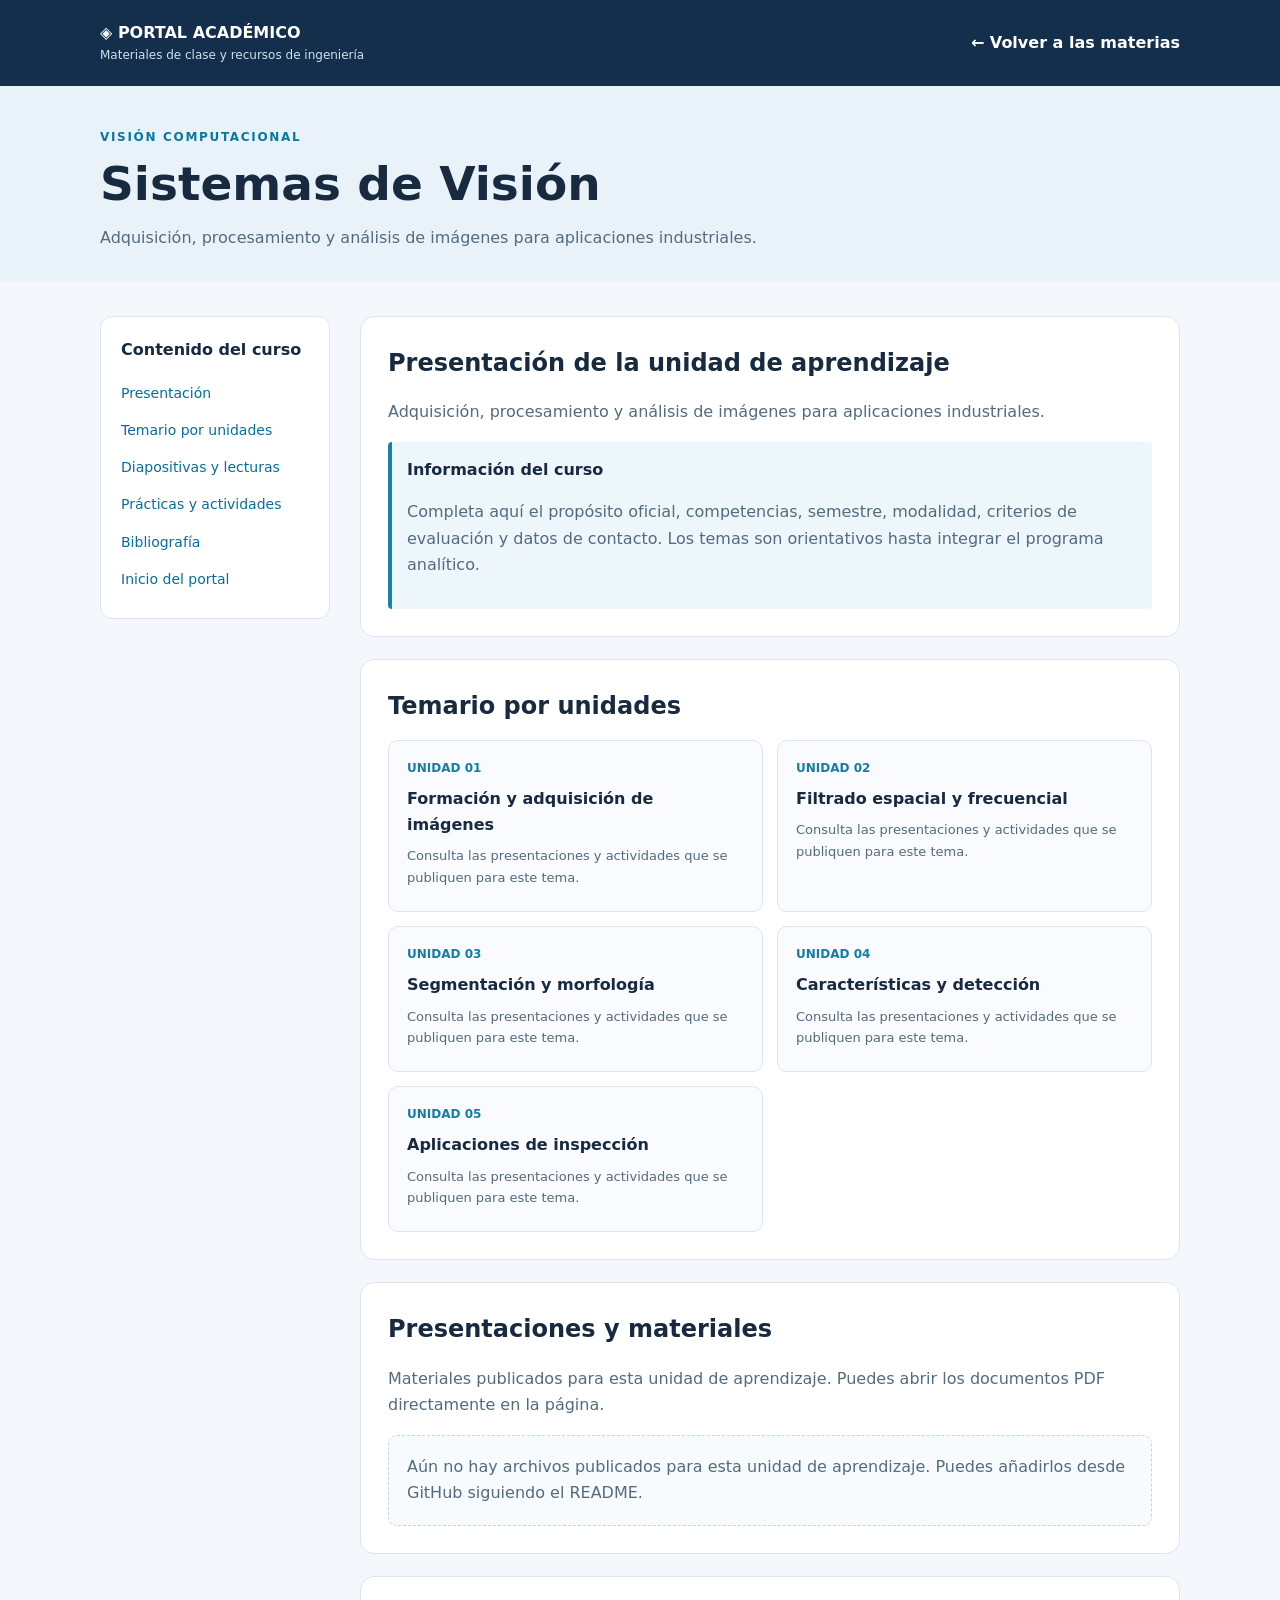
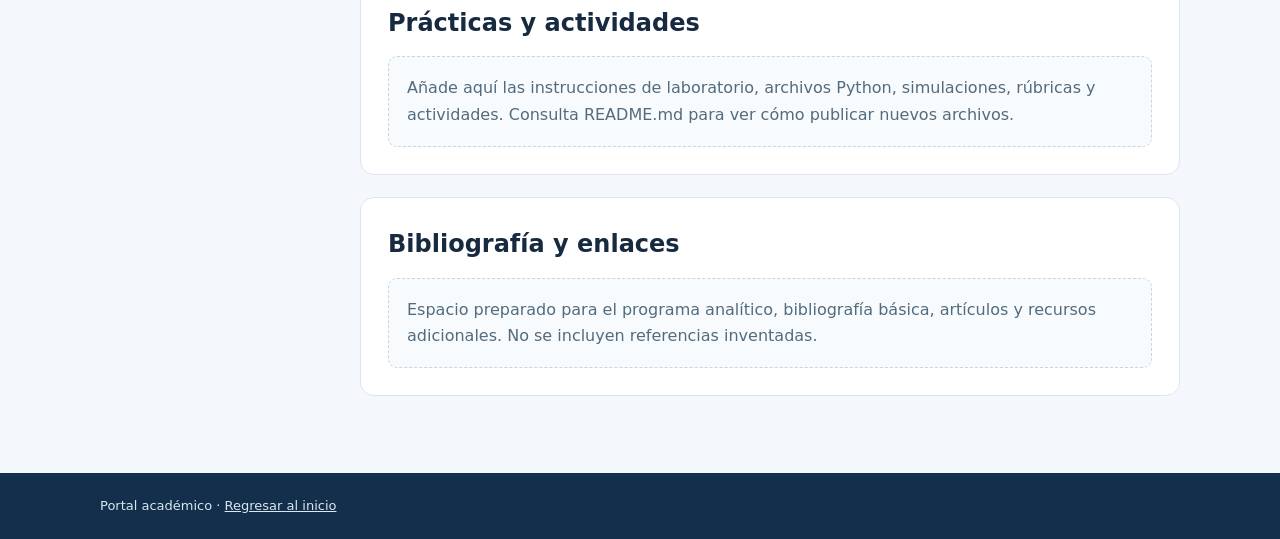
<file: cursos/sistemas-vision.html>
<!doctype html><html lang="es"><head><meta charset="UTF-8"><meta name="viewport" content="width=device-width,initial-scale=1"><meta name="description" content="Adquisición, procesamiento y análisis de imágenes para aplicaciones industriales."><title>Sistemas de Visión | Portal académico</title><link rel="stylesheet" href="estilos-curso.css"></head>
<body><header><div class="shell"><div><a href="../index.html">◈ PORTAL ACADÉMICO</a><small>Materiales de clase y recursos de ingeniería</small></div><a href="../index.html#asignaturas">← Volver a las materias</a></div></header>
<section class="hero"><div class="shell"><div class="eyebrow">VISIÓN COMPUTACIONAL</div><h1>Sistemas de Visión</h1><p>Adquisición, procesamiento y análisis de imágenes para aplicaciones industriales.</p></div></section>
<main class="shell layout"><nav class="side" aria-label="Secciones de la materia"><strong>Contenido del curso</strong><a href="#presentacion">Presentación</a><a href="#temario">Temario por unidades</a><a href="#diapositivas">Diapositivas y lecturas</a><a href="#practicas">Prácticas y actividades</a><a href="#bibliografia">Bibliografía</a><a href="../index.html">Inicio del portal</a></nav>
<div class="content"><section id="presentacion" class="section"><h2>Presentación de la unidad de aprendizaje</h2><p>Adquisición, procesamiento y análisis de imágenes para aplicaciones industriales.</p><div class="note"><strong>Información del curso</strong><p>Completa aquí el propósito oficial, competencias, semestre, modalidad, criterios de evaluación y datos de contacto. Los temas son orientativos hasta integrar el programa analítico.</p></div></section>
<section id="temario" class="section"><h2>Temario por unidades</h2><div class="units"><article class="unit"><div class="number">UNIDAD 01</div><h3>Formación y adquisición de imágenes</h3><p>Consulta las presentaciones y actividades que se publiquen para este tema.</p></article>
<article class="unit"><div class="number">UNIDAD 02</div><h3>Filtrado espacial y frecuencial</h3><p>Consulta las presentaciones y actividades que se publiquen para este tema.</p></article>
<article class="unit"><div class="number">UNIDAD 03</div><h3>Segmentación y morfología</h3><p>Consulta las presentaciones y actividades que se publiquen para este tema.</p></article>
<article class="unit"><div class="number">UNIDAD 04</div><h3>Características y detección</h3><p>Consulta las presentaciones y actividades que se publiquen para este tema.</p></article>
<article class="unit"><div class="number">UNIDAD 05</div><h3>Aplicaciones de inspección</h3><p>Consulta las presentaciones y actividades que se publiquen para este tema.</p></article></div></section>
<section id="diapositivas" class="section"><h2>Presentaciones y materiales</h2><p>Materiales publicados para esta unidad de aprendizaje. Puedes abrir los documentos PDF directamente en la página.</p><div class="empty">Aún no hay archivos publicados para esta unidad de aprendizaje. Puedes añadirlos desde GitHub siguiendo el README.</div><iframe id="visor-pdf" class="pdf-frame" title="Visor de diapositivas PDF" loading="lazy"></iframe></section>
<section id="practicas" class="section"><h2>Prácticas y actividades</h2><div class="empty">Añade aquí las instrucciones de laboratorio, archivos Python, simulaciones, rúbricas y actividades. Consulta README.md para ver cómo publicar nuevos archivos.</div></section>
<section id="bibliografia" class="section"><h2>Bibliografía y enlaces</h2><div class="empty">Espacio preparado para el programa analítico, bibliografía básica, artículos y recursos adicionales. No se incluyen referencias inventadas.</div></section></div></main><footer><div class="shell">Portal académico · <a href="../index.html" style="color:#d9e7f0">Regresar al inicio</a></div></footer><script src="curso.js"></script></body></html>
</file>
<file: cursos/estilos-curso.css>
:root{--navy:#132f4c;--blue:#167eac;--bg:#f4f7fb;--card:#fff;--ink:#172a40;--muted:#536b7d;--line:#dce5ef}
*{box-sizing:border-box}html{scroll-behavior:smooth}body{margin:0;background:var(--bg);color:var(--ink);font:16px/1.65 system-ui,-apple-system,"Segoe UI",sans-serif}
a{color:#066e9d}a:focus-visible,button:focus-visible{outline:3px solid orange;outline-offset:3px}.shell{max-width:1120px;margin:auto;padding:0 20px}
header{background:var(--navy);color:#fff;padding:20px 0}header .shell{display:flex;justify-content:space-between;align-items:center;gap:20px;flex-wrap:wrap}header a{color:white;text-decoration:none;font-weight:700}header small{display:block;color:#d1e1ed;font-size:12px}
.hero{padding:42px 0 30px;background:#eaf2f9}.hero h1{font-size:clamp(30px,4vw,47px);line-height:1.2;margin:8px 0 13px}.hero p{max-width:790px;color:var(--muted);margin:0}.eyebrow{letter-spacing:.14em;color:#0a779f;font-weight:800;font-size:12px;text-transform:uppercase}
.layout{display:grid;grid-template-columns:230px minmax(0,1fr);gap:30px;padding-top:34px;padding-bottom:55px}.side{position:sticky;top:20px;align-self:start;background:white;border:1px solid var(--line);padding:20px;border-radius:12px}.side strong{display:block;margin-bottom:12px}.side a{display:block;padding:7px 0;text-decoration:none;font-size:14px}.content{min-width:0}.section{background:white;border:1px solid var(--line);border-radius:14px;padding:27px;margin-bottom:22px}.section h2{font-size:24px;margin:0 0 13px}.section p{color:var(--muted)}.units{display:grid;grid-template-columns:repeat(2,minmax(0,1fr));gap:14px}.unit{padding:18px;border-radius:10px;border:1px solid var(--line);background:#f9fbfe}.unit .number{color:#137da4;font-size:12px;font-weight:800}.unit h3{font-size:16px;margin:7px 0}.unit p{font-size:13px;margin:5px 0}.file{display:flex;align-items:center;gap:15px;border:1px solid var(--line);border-radius:9px;padding:15px;margin-top:10px;flex-wrap:wrap}.file>div{flex:1;min-width:180px}.file small{display:block;color:var(--muted)}.actions{display:flex;flex-wrap:wrap;gap:8px}.btn{background:#157ca7;color:white;border:0;border-radius:7px;padding:8px 12px;text-decoration:none;font-size:13px;font-weight:700}.btn.secondary{background:#edf4f8;color:#115576}.empty{background:#f8fbfd;border:1px dashed #c7d5e1;padding:18px;border-radius:9px;color:var(--muted)}.note{padding:15px;background:#edf6fb;border-left:4px solid #1582b1;border-radius:4px}.pdf-frame{display:none;width:100%;height:65vh;min-height:420px;border:1px solid var(--line);border-radius:9px;margin-top:16px}.pdf-frame.visible{display:block}footer{background:var(--navy);color:#d9e7f0;padding:22px 0;font-size:13px}
@media(max-width:750px){.layout{grid-template-columns:1fr}.side{position:static}.units{grid-template-columns:1fr}.section{padding:18px}.pdf-frame{min-height:360px;height:55vh}}

.clase-contenido {
  margin: 30px 0;
}

.recursos-clase {
  display: grid;
  grid-template-columns: repeat(2, minmax(0, 1fr));
  gap: 24px;
  margin-top: 20px;
}

.recurso {
  min-width: 0;
  padding: 18px;
  border: 1px solid #dce3ec;
  border-radius: 12px;
  background: #ffffff;
  color: #172b45;
}

.recurso iframe {
  display: block;
  width: 100%;
  height: 320px;
  border: none;
  border-radius: 8px;
}

.recurso a {
  display: inline-block;
  margin-top: 14px;
  color: #1666a9;
  font-weight: 600;
}

/* Vista para celulares */
@media (max-width: 768px) {
  .recursos-clase {
    grid-template-columns: 1fr;
  }

  .recurso iframe {
    height: 260px;
  }
}
</file>
